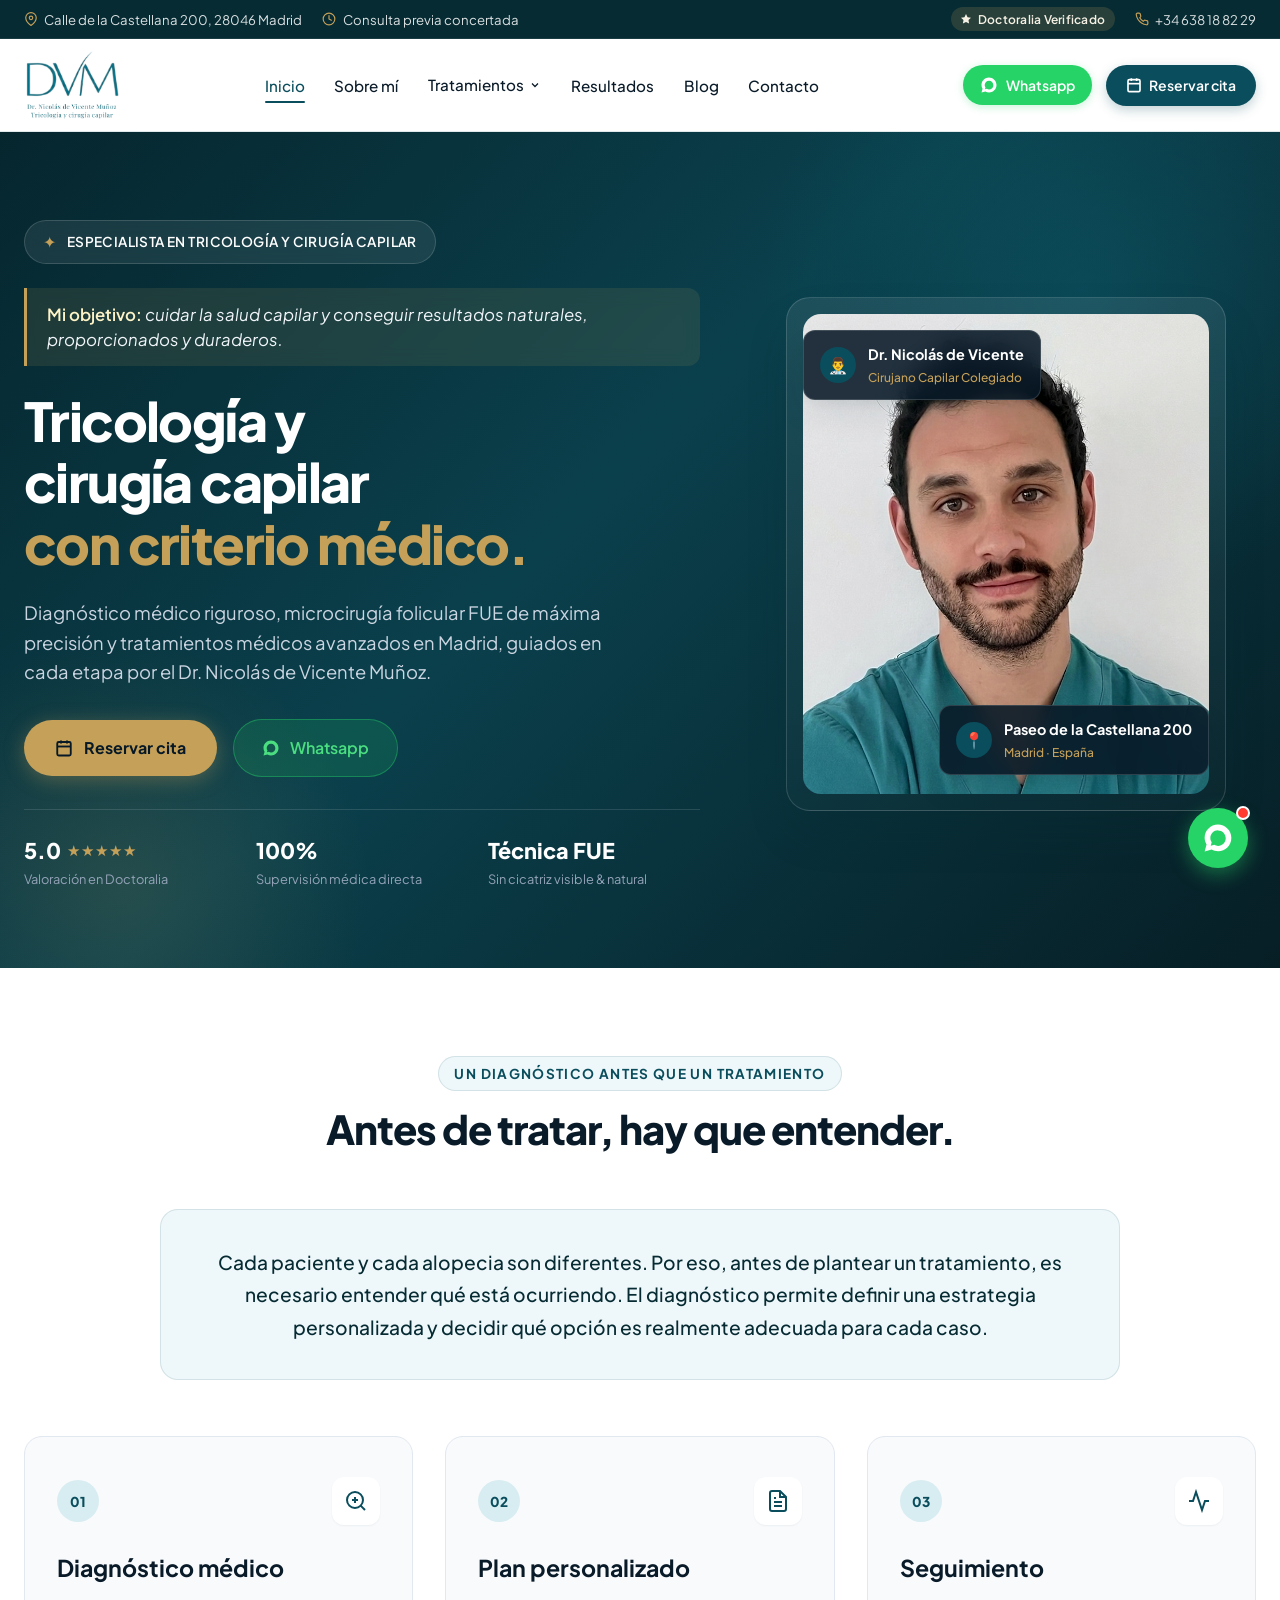
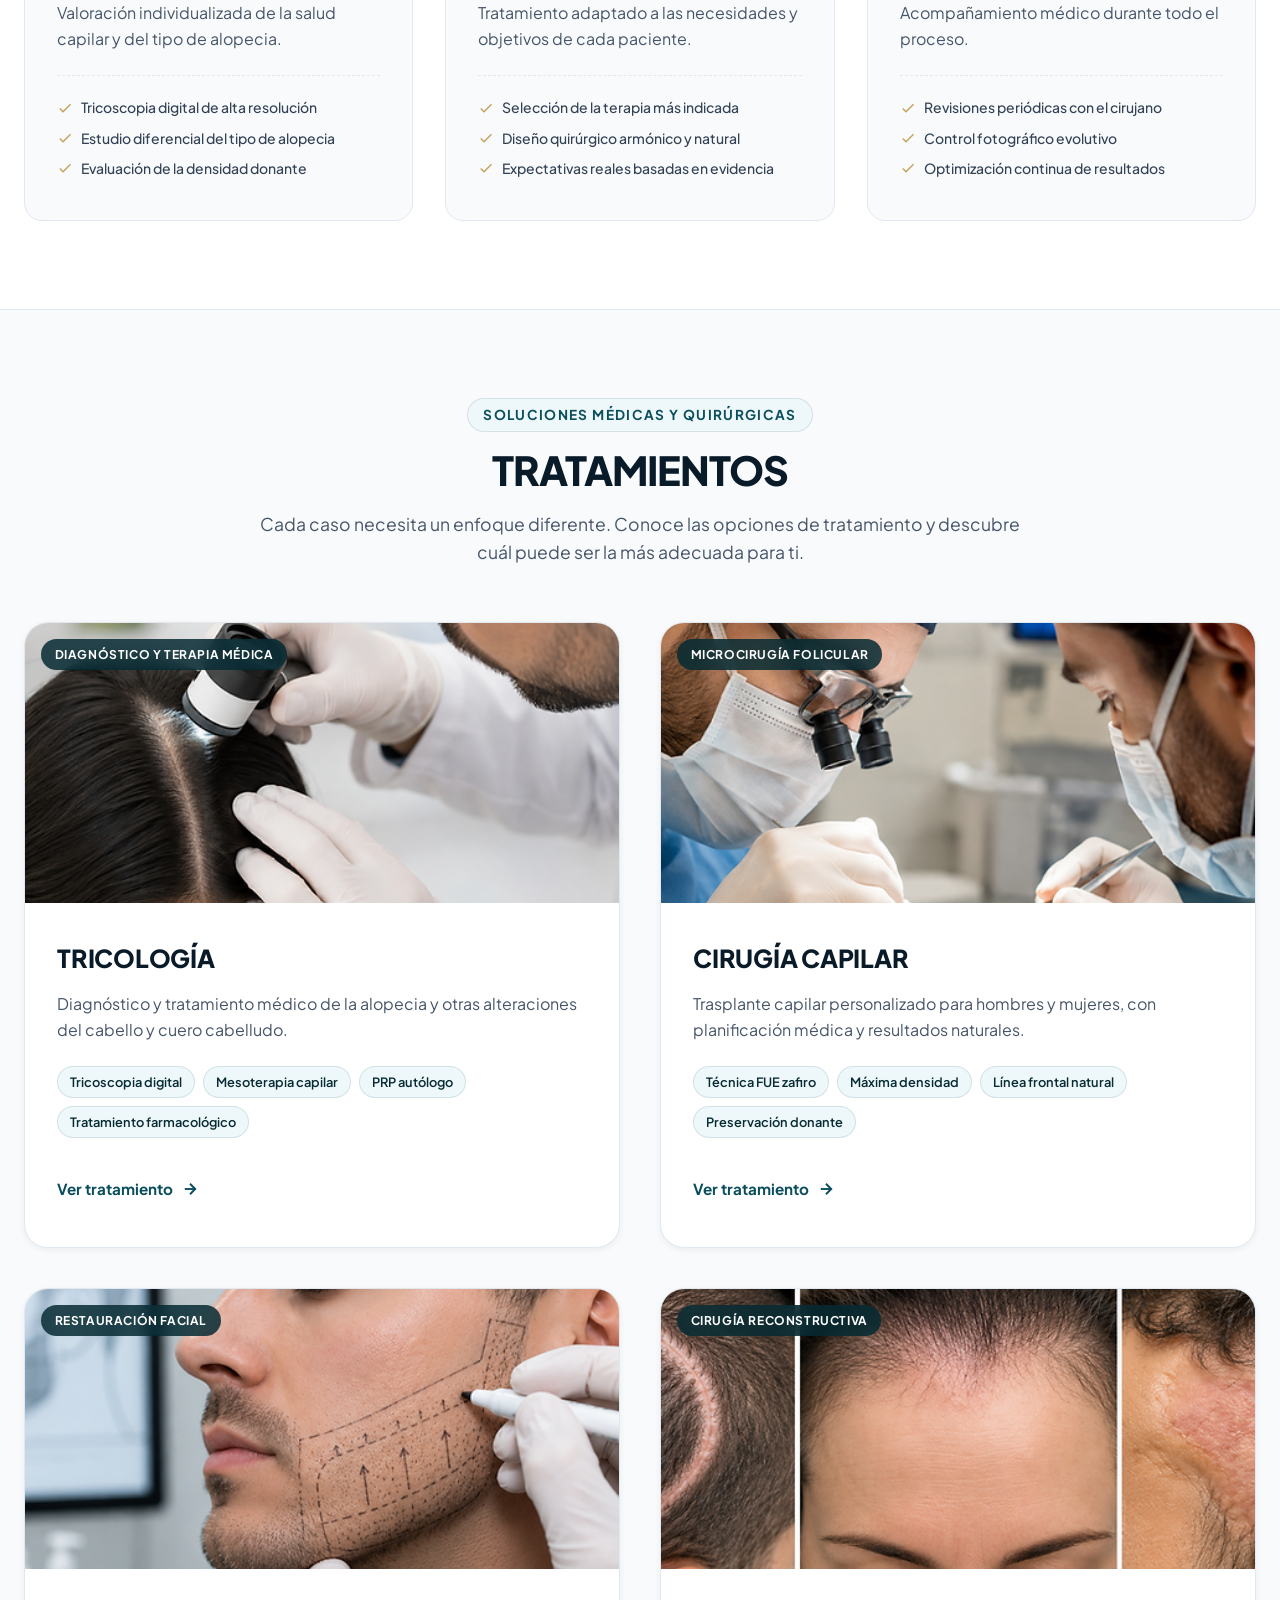
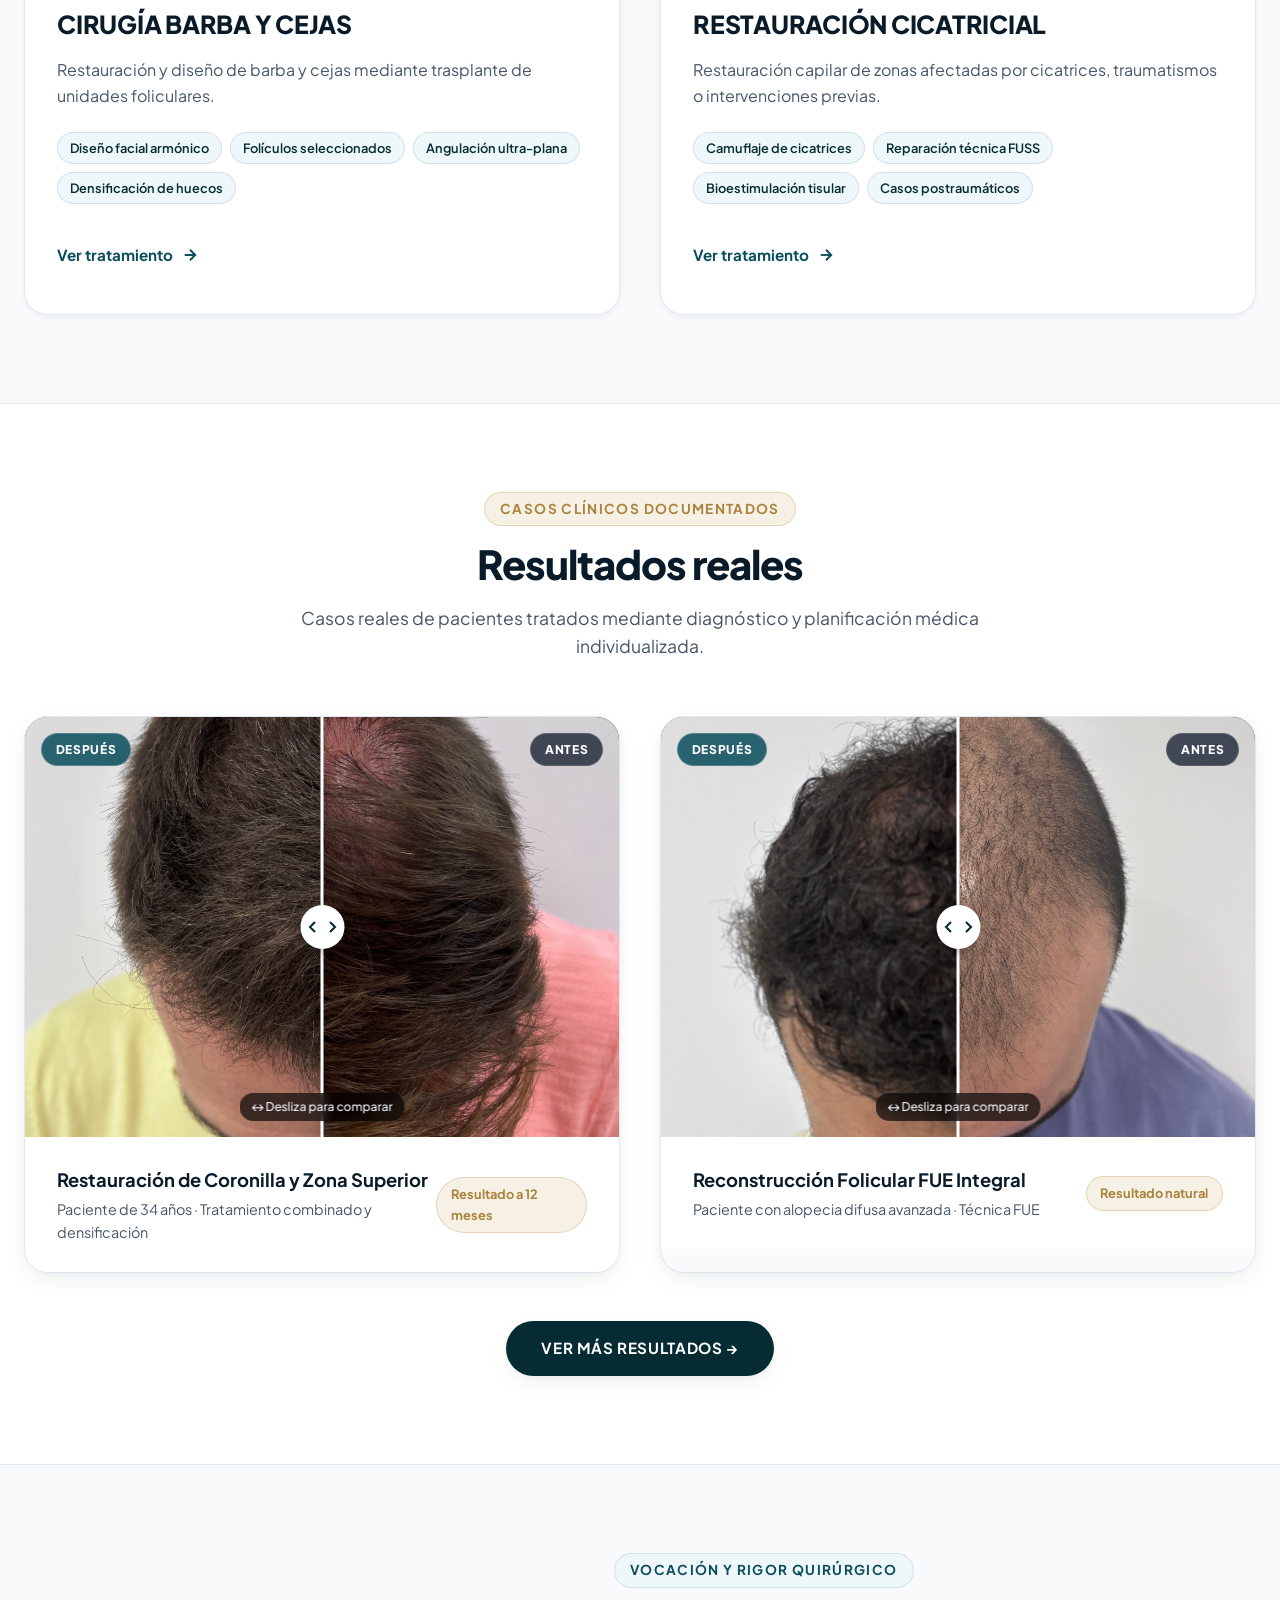
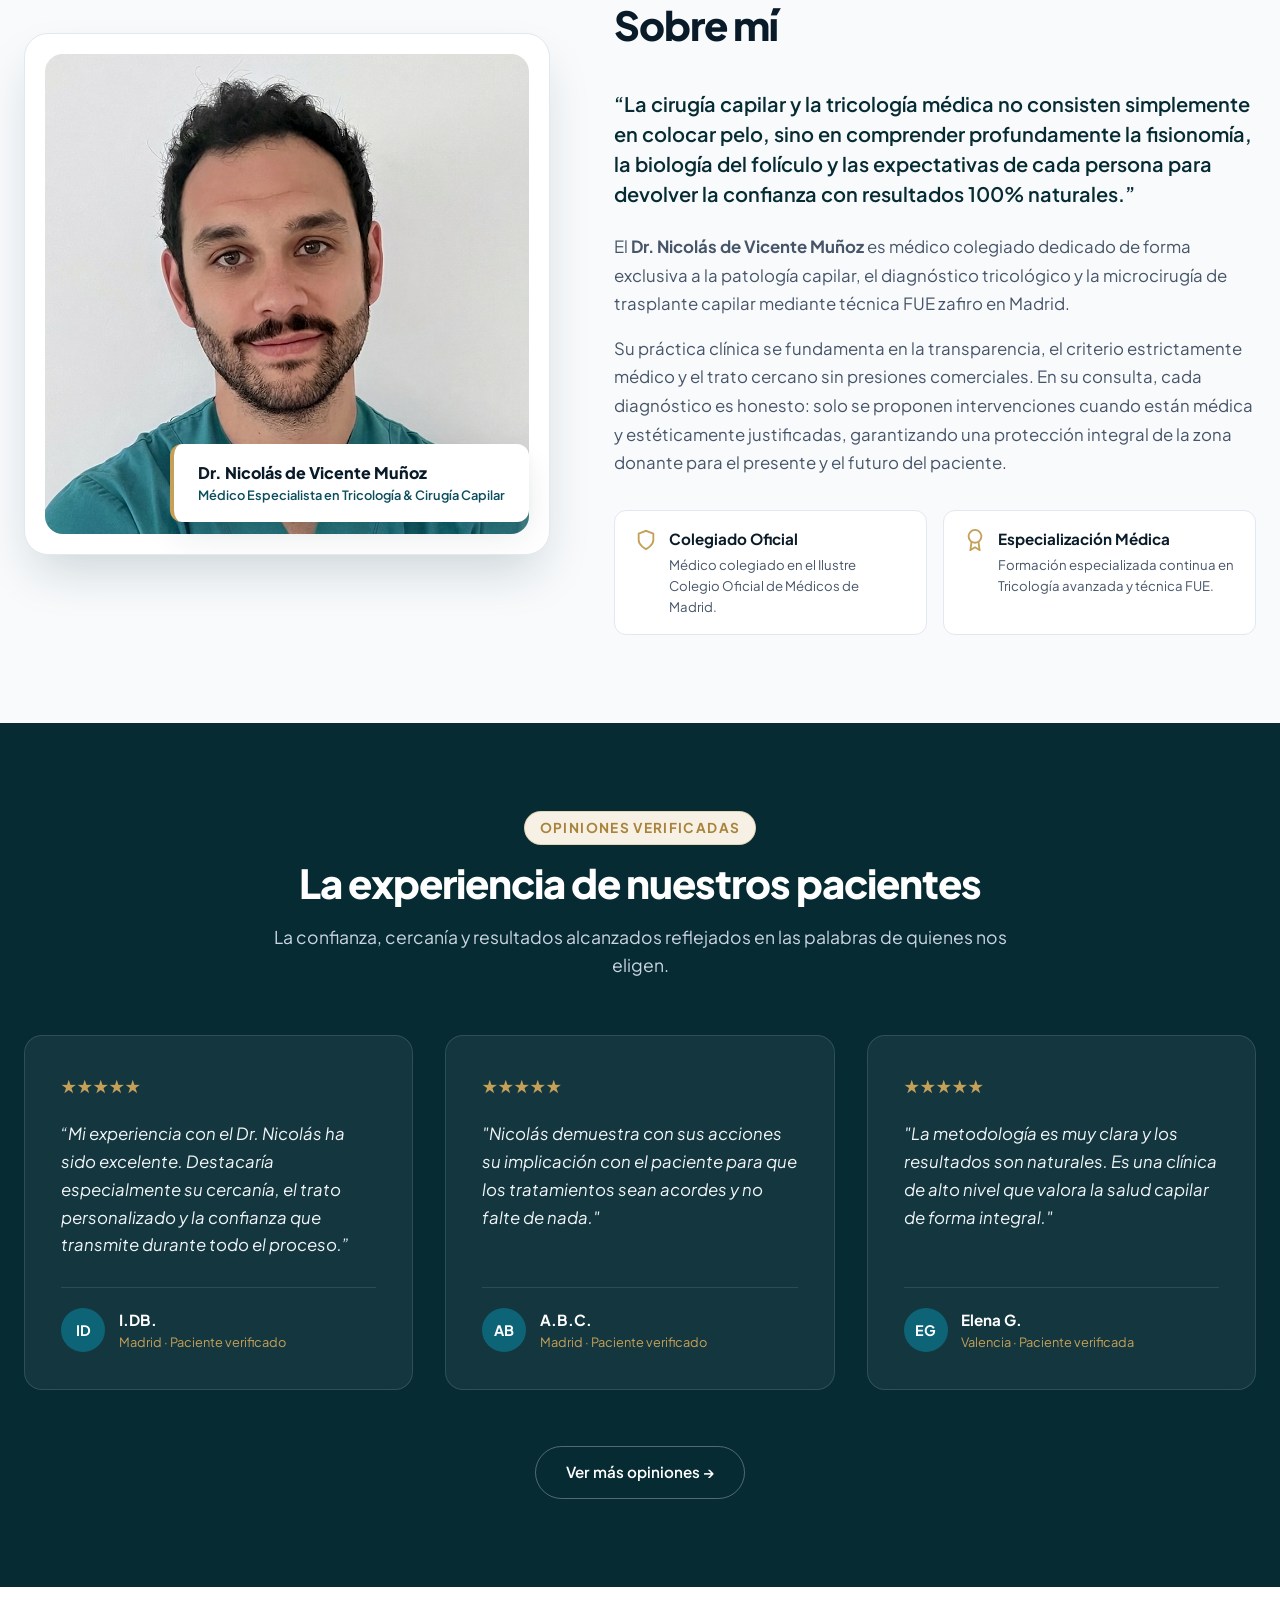
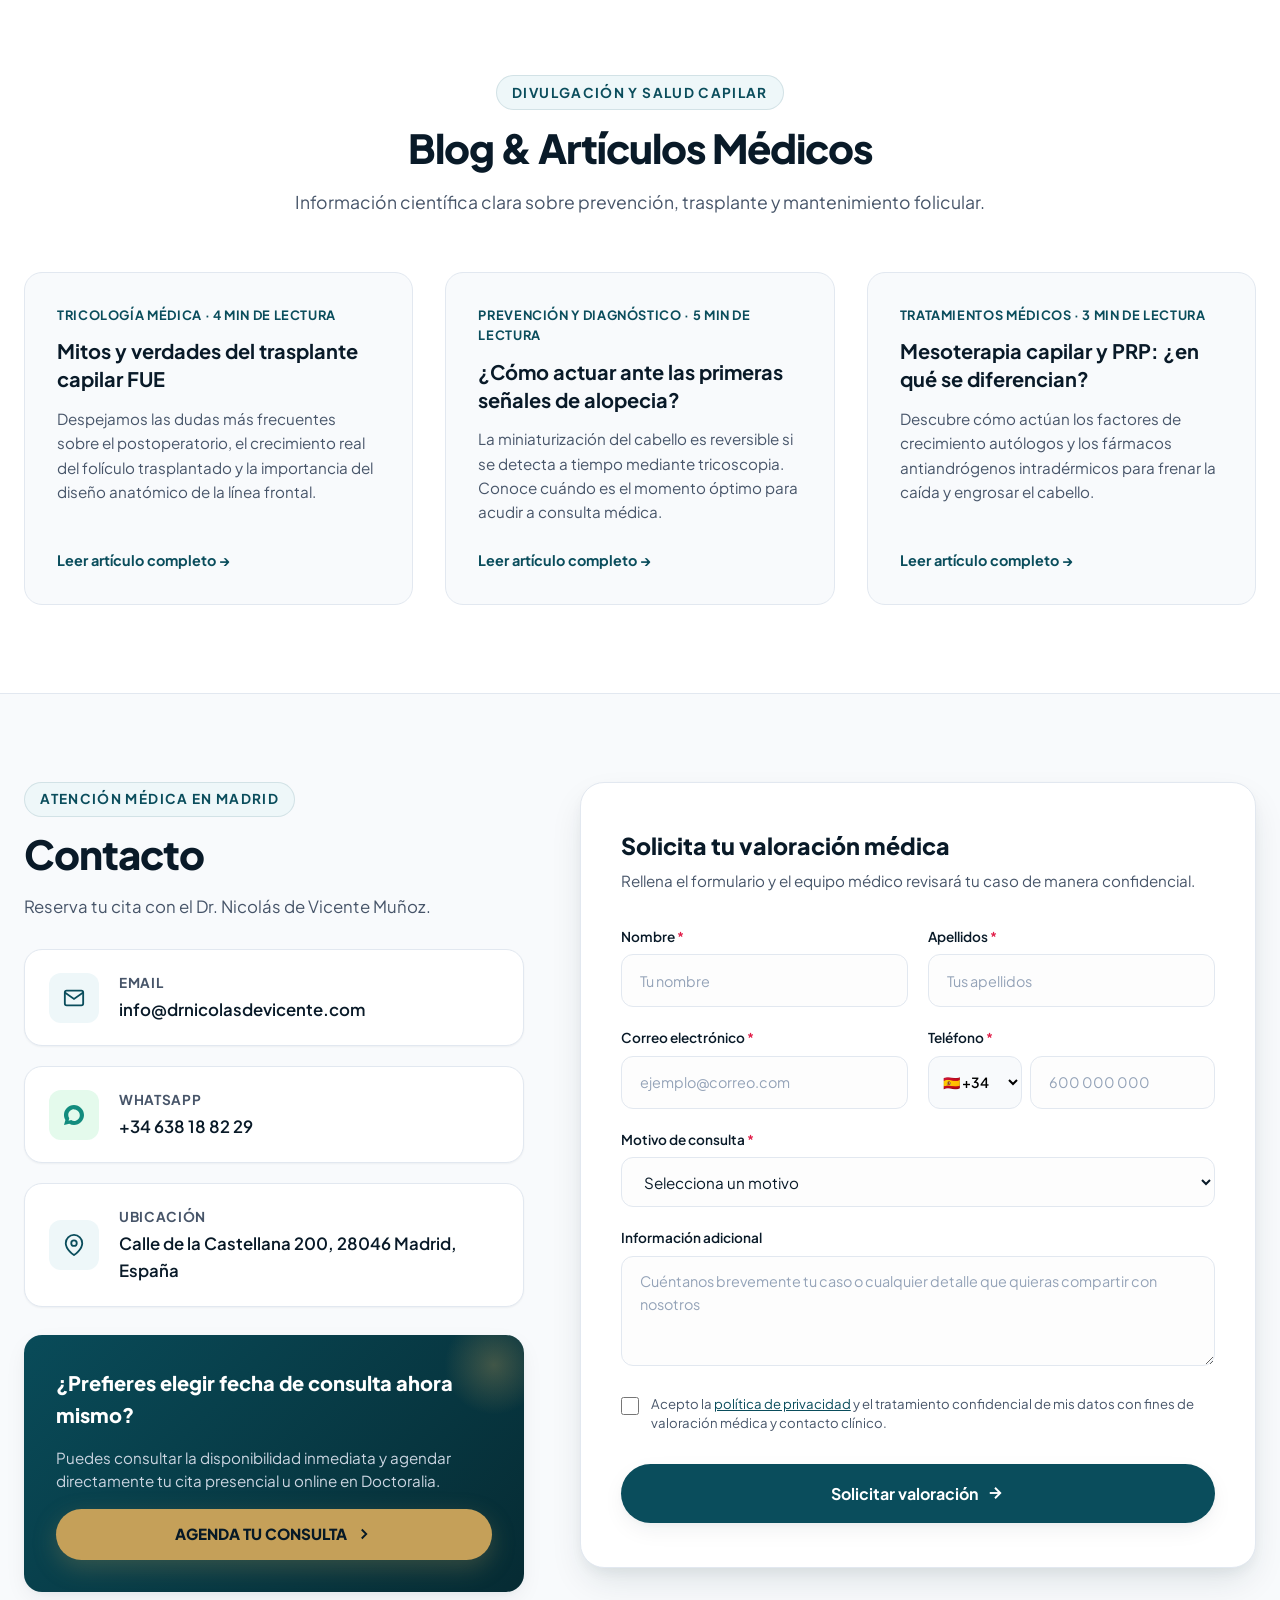
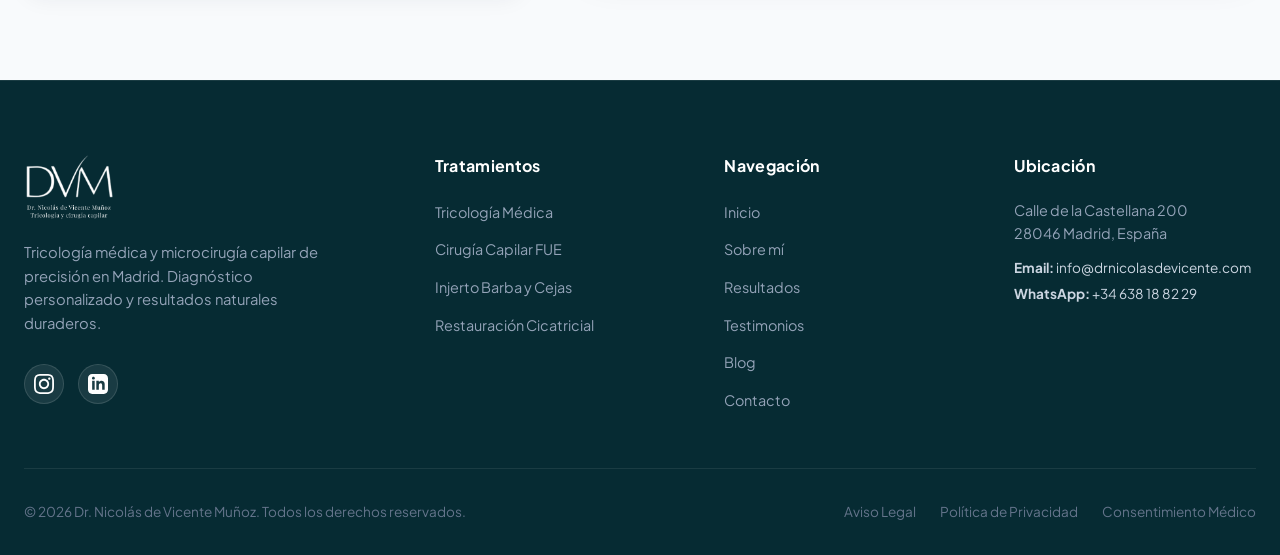
<file: index.html>
<!DOCTYPE html>
<html lang="es">
<head>
  <meta charset="UTF-8">
  <meta name="viewport" content="width=device-width, initial-scale=1.0">
  <title>Dr. Nicolás de Vicente Muñoz | Tricología y Cirugía Capilar en Madrid</title>
  <meta name="description" content="Clínica capilar del Dr. Nicolás de Vicente Muñoz en Paseo de la Castellana, Madrid. Especialista en tricología médica, trasplante capilar FUE, barba, cejas y restauración cicatricial. Diagnóstico riguroso y resultados naturales con criterio médico.">
  <meta name="keywords" content="cirujano capilar madrid, trasplante capilar fue madrid, tricologia madrid, injerto capilar castellana, dr nicolas de vicente, caida pelo tratamiento">
  <meta name="author" content="Dr. Nicolás de Vicente Muñoz">
  <meta name="robots" content="index, follow">
  
  <!-- Open Graph / Social Cards -->
  <meta property="og:type" content="website">
  <meta property="og:title" content="Dr. Nicolás de Vicente Muñoz | Tricología y Cirugía Capilar">
  <meta property="og:description" content="Mi objetivo: cuidar la salud capilar y conseguir resultados naturales, proporcionados y duraderos. Consulta médica en Paseo de la Castellana 200, Madrid.">
  <meta property="og:image" content="assets/images/dr-nicolas-hero.png">
  <meta property="og:url" content="https://info032662.wixsite.com/dr-nicols-de-vicen">

  <!-- Google Fonts -->
  <link rel="preconnect" href="https://fonts.googleapis.com">
  <link rel="preconnect" href="https://fonts.gstatic.com" crossorigin>
  <link href="https://fonts.googleapis.com/css2?family=Plus+Jakarta+Sans:ital,wght@0,300;0,400;0,500;0,600;0,700;0,800;1,400;1,600&family=Playfair+Display:ital,wght@0,600;0,700;1,400&display=swap" rel="stylesheet">

  <!-- Stylesheet -->
  <link rel="stylesheet" href="css/style.css">
  
  <!-- Favicon -->
  <link rel="icon" type="image/png" href="assets/images/logo.png">
</head>
<body>

  <!-- Accessible Skip Link -->
  <a href="#main-content" class="skip-link" id="SKIP_TO_CONTENT_BTN">Ir al contenido principal</a>

  <!-- ==========================================================================
       Top Clinic Status Bar
       ========================================================================== -->
  <div class="top-bar">
    <div class="container">
      <div class="top-bar-left">
        <span class="top-bar-item">
          <svg viewBox="0 0 24 24" fill="none" stroke="currentColor" stroke-width="2" stroke-linecap="round" stroke-linejoin="round">
            <path d="M21 10c0 7-9 13-9 13s-9-6-9-13a9 9 0 0 1 18 0z"></path>
            <circle cx="12" cy="10" r="3"></circle>
          </svg>
          Calle de la Castellana 200, 28046 Madrid
        </span>
        <span class="top-bar-item">
          <svg viewBox="0 0 24 24" fill="none" stroke="currentColor" stroke-width="2" stroke-linecap="round" stroke-linejoin="round">
            <circle cx="12" cy="12" r="10"></circle>
            <polyline points="12 6 12 12 16 14"></polyline>
          </svg>
          Consulta previa concertada
        </span>
      </div>
      <div class="top-bar-right">
        <span class="badge-doctoralia-verified">
          <svg width="12" height="12" viewBox="0 0 24 24" fill="currentColor">
            <path d="M12 2l3.09 6.26L22 9.27l-5 4.87 1.18 6.88L12 17.77l-6.18 3.25L7 14.14 2 9.27l6.91-1.01L12 2z"></path>
          </svg>
          Doctoralia Verificado
        </span>
        <span class="top-bar-item">
          <svg viewBox="0 0 24 24" fill="none" stroke="currentColor" stroke-width="2">
            <path d="M22 16.92v3a2 2 0 0 1-2.18 2 19.79 19.79 0 0 1-8.63-3.07 19.5 19.5 0 0 1-6-6 19.79 19.79 0 0 1-3.07-8.67A2 2 0 0 1 4.11 2h3a2 2 0 0 1 2 1.72 12.84 12.84 0 0 0 .7 2.81 2 2 0 0 1-.45 2.11L8.09 9.91a16 16 0 0 0 6 6l1.27-1.27a2 2 0 0 1 2.11-.45 12.84 12.84 0 0 0 2.81.7A2 2 0 0 1 22 16.92z"></path>
          </svg>
          <a href="tel:+34638188229">+34 638 18 82 29</a>
        </span>
      </div>
    </div>
  </div>

  <!-- ==========================================================================
       Header & Main Navigation
       ========================================================================== -->
  <header class="header-main" id="comp-mb7ogqrp">
    <div class="container">
      <nav class="navbar" aria-label="Sitio">
        <!-- Logo -->
        <a href="#inicio" class="brand-link" aria-label="Dr. Nicolás de Vicente Muñoz - Inicio">
          <img src="assets/images/logo.png" alt="Dr.-Nicolás-de-Vicente-Muñoz-logo" class="brand-logo-img">
        </a>

        <!-- Desktop Navigation Menu -->
        <ul class="nav-menu" id="primary-navigation">
          <li><a href="#inicio" class="nav-link active">Inicio</a></li>
          <li><a href="#sobre-mi" class="nav-link">Sobre mí</a></li>
          <li class="nav-dropdown">
            <a href="#tratamientos" class="nav-link nav-dropdown-trigger" aria-haspopup="true" aria-expanded="false">
              Tratamientos
              <svg viewBox="0 0 24 24" fill="none" stroke="currentColor" stroke-width="2.5">
                <polyline points="6 9 12 15 18 9"></polyline>
              </svg>
            </a>
            <div class="nav-dropdown-menu">
              <a href="#tratamientos" class="dropdown-item" data-treatment="tricologia">
                <span class="dropdown-item-icon">🔬</span>
                <span>Tricología</span>
              </a>
              <a href="#tratamientos" class="dropdown-item" data-treatment="cirugia">
                <span class="dropdown-item-icon">🩺</span>
                <span>Cirugía capilar (FUE)</span>
              </a>
              <a href="#tratamientos" class="dropdown-item" data-treatment="barba">
                <span class="dropdown-item-icon">✂️</span>
                <span>Cirugía barba y cejas</span>
              </a>
              <a href="#tratamientos" class="dropdown-item" data-treatment="cicatricial">
                <span class="dropdown-item-icon">✨</span>
                <span>Restauración cicatricial</span>
              </a>
            </div>
          </li>
          <li><a href="#resultados" class="nav-link">Resultados</a></li>
          <li><a href="#blog" class="nav-link">Blog</a></li>
          <li><a href="#contacto" class="nav-link">Contacto</a></li>
        </ul>

        <!-- Action Buttons -->
        <div class="nav-actions">
          <a href="http://wa.me/message/G43BQO2EIHESF1" target="_blank" rel="noopener noreferrer" class="btn-whatsapp-header" id="comp-mt6x8i4w-header" aria-label="WhatsApp Dr. Nicolás">
            <svg width="18" height="18" viewBox="0 0 24 24" fill="currentColor">
              <path d="M12.031 6.172c-3.181 0-5.767 2.586-5.768 5.766-.001 1.298.38 2.27 1.019 3.287l-.711 2.592 2.654-.697c1 .587 1.785.83 2.805.83 3.18 0 5.767-2.587 5.767-5.766.001-3.181-2.586-5.766-5.767-5.766zm9.969 5.766c0 5.485-4.467 9.953-9.969 9.953-1.687 0-3.32-.429-4.757-1.243l-5.274 1.385 1.41-5.139c-.933-1.498-1.431-3.238-1.431-5.006 0-5.485 4.467-9.953 9.969-9.953 5.462 0 10.052 4.488 10.052 9.953z"/>
            </svg>
            <span>Whatsapp</span>
          </a>
          <a href="https://www.doctoralia.es/nicolas-de-vicente-munoz/especialista-en-tricologia-medico-estetico-medico-general/madrid" target="_blank" rel="noopener noreferrer" class="btn-primary-header" id="comp-mt6x8hvh-header">
            <svg width="16" height="16" viewBox="0 0 24 24" fill="none" stroke="currentColor" stroke-width="2.5">
              <rect x="3" y="4" width="18" height="18" rx="2" ry="2"></rect>
              <line x1="16" y1="2" x2="16" y2="6"></line>
              <line x1="8" y1="2" x2="8" y2="6"></line>
              <line x1="3" y1="10" x2="21" y2="10"></line>
            </svg>
            <span>Reservar cita</span>
          </a>
        </div>

        <!-- Mobile Hamburger Toggle -->
        <button class="mobile-toggle" aria-label="Abrir menú de navegación" aria-expanded="false" aria-controls="primary-navigation">
          <span></span>
          <span></span>
          <span></span>
        </button>
      </nav>
    </div>
  </header>

  <!-- ==========================================================================
       MAIN CONTENT CONTAINER
       ========================================================================== -->
  <main id="main-content">

    <!-- ======================================================================
         Hero Section
         ====================================================================== -->
    <section class="hero-section" id="inicio">
      <div class="container">
        <div class="hero-grid">
          
          <!-- Content Left -->
          <div class="hero-content">
            <div class="hero-tagline-wrapper">
              <span class="hero-tagline-icon">✦</span>
              <span class="hero-tagline-text">Especialista en Tricología y Cirugía Capilar</span>
            </div>

            <!-- Objective & Quote -->
            <div class="hero-mission-box">
              <p><strong>Mi objetivo:</strong> cuidar la salud capilar y conseguir resultados naturales, proporcionados y duraderos.</p>
            </div>

            <!-- Main Heading H1 -->
            <h1 class="hero-title">
              Tricología y <br>
              cirugía capilar <br>
              <span class="highlight-gold">con criterio médico.</span>
            </h1>

            <p class="hero-subtitle">
              Diagnóstico médico riguroso, microcirugía folicular FUE de máxima precisión y tratamientos médicos avanzados en Madrid, guiados en cada etapa por el Dr. Nicolás de Vicente Muñoz.
            </p>

            <!-- Hero Action Buttons -->
            <div class="hero-actions">
              <a href="https://www.doctoralia.es/nicolas-de-vicente-munoz/especialista-en-tricologia-medico-estetico-medico-general/madrid" target="_blank" rel="noopener noreferrer" class="btn-hero-primary" id="comp-mt6x8hvh">
                <svg width="18" height="18" viewBox="0 0 24 24" fill="none" stroke="currentColor" stroke-width="2.5">
                  <rect x="3" y="4" width="18" height="18" rx="2" ry="2"></rect>
                  <line x1="16" y1="2" x2="16" y2="6"></line>
                  <line x1="8" y1="2" x2="8" y2="6"></line>
                  <line x1="3" y1="10" x2="21" y2="10"></line>
                </svg>
                <span>Reservar cita</span>
              </a>

              <a href="http://wa.me/message/G43BQO2EIHESF1" target="_blank" rel="noopener noreferrer" class="btn-hero-whatsapp" id="comp-mt6x8i4w">
                <svg width="18" height="18" viewBox="0 0 24 24" fill="currentColor">
                  <path d="M12.031 6.172c-3.181 0-5.767 2.586-5.768 5.766-.001 1.298.38 2.27 1.019 3.287l-.711 2.592 2.654-.697c1 .587 1.785.83 2.805.83 3.18 0 5.767-2.587 5.767-5.766.001-3.181-2.586-5.766-5.767-5.766zm9.969 5.766c0 5.485-4.467 9.953-9.969 9.953-1.687 0-3.32-.429-4.757-1.243l-5.274 1.385 1.41-5.139c-.933-1.498-1.431-3.238-1.431-5.006 0-5.485 4.467-9.953 9.969-9.953 5.462 0 10.052 4.488 10.052 9.953z"/>
                </svg>
                <span>Whatsapp</span>
              </a>
            </div>

            <!-- Trust Highlights -->
            <div class="hero-trust-bar">
              <div class="trust-item">
                <div class="trust-value">
                  5.0 <span class="stars">★★★★★</span>
                </div>
                <div class="trust-label">Valoración en Doctoralia</div>
              </div>
              <div class="trust-item">
                <div class="trust-value">100%</div>
                <div class="trust-label">Supervisión médica directa</div>
              </div>
              <div class="trust-item">
                <div class="trust-value">Técnica FUE</div>
                <div class="trust-label">Sin cicatriz visible & natural</div>
              </div>
            </div>
          </div>

          <!-- Doctor Image Right -->
          <div class="hero-image-col">
            <div class="hero-image-card">
              <img src="assets/images/dr-nicolas-hero.png" alt="Dr Nicolas De Vicente - Hero.png" class="hero-doctor-img" fetchpriority="high">
              
              <!-- Floating Doctor Identification -->
              <div class="hero-floating-badge badge-top">
                <div class="floating-icon">👨‍⚕️</div>
                <div>
                  <div class="floating-badge-title">Dr. Nicolás de Vicente</div>
                  <div class="floating-badge-desc">Cirujano Capilar Colegiado</div>
                </div>
              </div>

              <!-- Floating Clinic Location -->
              <div class="hero-floating-badge badge-bottom">
                <div class="floating-icon">📍</div>
                <div>
                  <div class="floating-badge-title">Paseo de la Castellana 200</div>
                  <div class="floating-badge-desc">Madrid · España</div>
                </div>
              </div>
            </div>
          </div>

        </div>
      </div>
    </section>

    <!-- ======================================================================
         Philosophy & Methodology Section:
         "Un diagnóstico antes que un tratamiento" / "Antes de tratar, hay que entender."
         ====================================================================== -->
    <section class="philosophy-section" id="metodologia">
      <div class="container">
        
        <div class="section-header">
          <span class="section-pretitle">Un diagnóstico antes que un tratamiento</span>
          <h2 class="section-title">Antes de tratar, hay que entender.</h2>
        </div>

        <div class="philosophy-intro-box">
          <p class="philosophy-intro-text">
            Cada paciente y cada alopecia son diferentes. Por eso, antes de plantear un tratamiento, es necesario entender qué está ocurriendo. El diagnóstico permite definir una estrategia personalizada y decidir qué opción es realmente adecuada para cada caso.
          </p>
        </div>

        <!-- 3 Pillars of Medical Care -->
        <div class="pillars-grid">
          
          <!-- Pillar 1: Diagnóstico médico -->
          <div class="pillar-card">
            <div class="pillar-header">
              <div class="pillar-step-badge">01</div>
              <div class="pillar-icon">
                <svg width="24" height="24" viewBox="0 0 24 24" fill="none" stroke="currentColor" stroke-width="2">
                  <circle cx="11" cy="11" r="8"></circle>
                  <line x1="21" y1="21" x2="16.65" y2="16.65"></line>
                  <line x1="11" y1="8" x2="11" y2="14"></line>
                  <line x1="8" y1="11" x2="14" y2="11"></line>
                </svg>
              </div>
            </div>
            <h3 class="pillar-title">Diagnóstico médico</h3>
            <p class="pillar-desc">
              Valoración individualizada de la salud capilar y del tipo de alopecia.
            </p>
            <div class="pillar-list">
              <div class="pillar-list-item">
                <svg viewBox="0 0 24 24" fill="currentColor"><path d="M9 16.17L4.83 12l-1.42 1.41L9 19 21 7l-1.41-1.41z"/></svg>
                <span>Tricoscopia digital de alta resolución</span>
              </div>
              <div class="pillar-list-item">
                <svg viewBox="0 0 24 24" fill="currentColor"><path d="M9 16.17L4.83 12l-1.42 1.41L9 19 21 7l-1.41-1.41z"/></svg>
                <span>Estudio diferencial del tipo de alopecia</span>
              </div>
              <div class="pillar-list-item">
                <svg viewBox="0 0 24 24" fill="currentColor"><path d="M9 16.17L4.83 12l-1.42 1.41L9 19 21 7l-1.41-1.41z"/></svg>
                <span>Evaluación de la densidad donante</span>
              </div>
            </div>
          </div>

          <!-- Pillar 2: Plan personalizado -->
          <div class="pillar-card">
            <div class="pillar-header">
              <div class="pillar-step-badge">02</div>
              <div class="pillar-icon">
                <svg width="24" height="24" viewBox="0 0 24 24" fill="none" stroke="currentColor" stroke-width="2">
                  <path d="M14 2H6a2 2 0 0 0-2 2v16a2 2 0 0 0 2 2h12a2 2 0 0 0 2-2V8z"></path>
                  <polyline points="14 2 14 8 20 8"></polyline>
                  <line x1="16" y1="13" x2="8" y2="13"></line>
                  <line x1="16" y1="17" x2="8" y2="17"></line>
                  <polyline points="10 9 9 9 8 9"></polyline>
                </svg>
              </div>
            </div>
            <h3 class="pillar-title">Plan personalizado</h3>
            <p class="pillar-desc">
              Tratamiento adaptado a las necesidades y objetivos de cada paciente.
            </p>
            <div class="pillar-list">
              <div class="pillar-list-item">
                <svg viewBox="0 0 24 24" fill="currentColor"><path d="M9 16.17L4.83 12l-1.42 1.41L9 19 21 7l-1.41-1.41z"/></svg>
                <span>Selección de la terapia más indicada</span>
              </div>
              <div class="pillar-list-item">
                <svg viewBox="0 0 24 24" fill="currentColor"><path d="M9 16.17L4.83 12l-1.42 1.41L9 19 21 7l-1.41-1.41z"/></svg>
                <span>Diseño quirúrgico armónico y natural</span>
              </div>
              <div class="pillar-list-item">
                <svg viewBox="0 0 24 24" fill="currentColor"><path d="M9 16.17L4.83 12l-1.42 1.41L9 19 21 7l-1.41-1.41z"/></svg>
                <span>Expectativas reales basadas en evidencia</span>
              </div>
            </div>
          </div>

          <!-- Pillar 3: Seguimiento -->
          <div class="pillar-card">
            <div class="pillar-header">
              <div class="pillar-step-badge">03</div>
              <div class="pillar-icon">
                <svg width="24" height="24" viewBox="0 0 24 24" fill="none" stroke="currentColor" stroke-width="2">
                  <path d="M22 12h-4l-3 9L9 3l-3 9H2"></path>
                </svg>
              </div>
            </div>
            <h3 class="pillar-title">Seguimiento</h3>
            <p class="pillar-desc">
              Acompañamiento médico durante todo el proceso.
            </p>
            <div class="pillar-list">
              <div class="pillar-list-item">
                <svg viewBox="0 0 24 24" fill="currentColor"><path d="M9 16.17L4.83 12l-1.42 1.41L9 19 21 7l-1.41-1.41z"/></svg>
                <span>Revisiones periódicas con el cirujano</span>
              </div>
              <div class="pillar-list-item">
                <svg viewBox="0 0 24 24" fill="currentColor"><path d="M9 16.17L4.83 12l-1.42 1.41L9 19 21 7l-1.41-1.41z"/></svg>
                <span>Control fotográfico evolutivo</span>
              </div>
              <div class="pillar-list-item">
                <svg viewBox="0 0 24 24" fill="currentColor"><path d="M9 16.17L4.83 12l-1.42 1.41L9 19 21 7l-1.41-1.41z"/></svg>
                <span>Optimización continua de resultados</span>
              </div>
            </div>
          </div>

        </div>

      </div>
    </section>

    <!-- ======================================================================
         Treatments Section ("TRATAMIENTOS")
         ====================================================================== -->
    <section class="treatments-section" id="tratamientos">
      <div class="container">
        
        <div class="section-header">
          <span class="section-pretitle">Soluciones Médicas y Quirúrgicas</span>
          <h2 class="section-title">TRATAMIENTOS</h2>
          <p class="section-subtitle">
            Cada caso necesita un enfoque diferente. Conoce las opciones de tratamiento y descubre cuál puede ser la más adecuada para ti.
          </p>
        </div>

        <div class="treatments-grid">
          
          <!-- Treatment 1: Tricología -->
          <article class="treatment-card">
            <div class="treatment-img-wrapper">
              <img src="assets/images/treatment-tricologia.png" alt="ChatGPT Image 24 ago 2026, 14_14_17.png" class="treatment-img" loading="lazy">
              <span class="treatment-badge-tag">Diagnóstico y Terapia Médica</span>
            </div>
            <div class="treatment-body">
              <h3 class="treatment-title">TRICOLOGÍA</h3>
              <p class="treatment-desc">
                Diagnóstico y tratamiento médico de la alopecia y otras alteraciones del cabello y cuero cabelludo.
              </p>
              <div class="treatment-features-chips">
                <span class="feature-chip">Tricoscopia digital</span>
                <span class="feature-chip">Mesoterapia capilar</span>
                <span class="feature-chip">PRP autólogo</span>
                <span class="feature-chip">Tratamiento farmacológico</span>
              </div>
              <button type="button" class="treatment-btn-cta" data-treatment="tricologia" id="comp-mt76s56k5">
                <span>Ver tratamiento</span>
                <svg viewBox="0 0 24 24" fill="none" stroke="currentColor" stroke-width="2.5">
                  <line x1="5" y1="12" x2="19" y2="12"></line>
                  <polyline points="12 5 19 12 12 19"></polyline>
                </svg>
              </button>
            </div>
          </article>

          <!-- Treatment 2: Cirugía Capilar -->
          <article class="treatment-card">
            <div class="treatment-img-wrapper">
              <img src="assets/images/treatment-cirugia-capilar.png" alt="ChatGPT Image 24 ago 2026, 14_25_46.png" class="treatment-img" loading="lazy">
              <span class="treatment-badge-tag">Microcirugía Folicular</span>
            </div>
            <div class="treatment-body">
              <h3 class="treatment-title">CIRUGÍA CAPILAR</h3>
              <p class="treatment-desc">
                Trasplante capilar personalizado para hombres y mujeres, con planificación médica y resultados naturales.
              </p>
              <div class="treatment-features-chips">
                <span class="feature-chip">Técnica FUE zafiro</span>
                <span class="feature-chip">Máxima densidad</span>
                <span class="feature-chip">Línea frontal natural</span>
                <span class="feature-chip">Preservación donante</span>
              </div>
              <button type="button" class="treatment-btn-cta" data-treatment="cirugia" id="comp-mt76s5845">
                <span>Ver tratamiento</span>
                <svg viewBox="0 0 24 24" fill="none" stroke="currentColor" stroke-width="2.5">
                  <line x1="5" y1="12" x2="19" y2="12"></line>
                  <polyline points="12 5 19 12 12 19"></polyline>
                </svg>
              </button>
            </div>
          </article>

          <!-- Treatment 3: Cirugía Barba y Cejas -->
          <article class="treatment-card">
            <div class="treatment-img-wrapper">
              <img src="assets/images/treatment-barba-cejas.png" alt="ChatGPT Image 24 ago 2026, 14_23_46.png" class="treatment-img" loading="lazy">
              <span class="treatment-badge-tag">Restauración Facial</span>
            </div>
            <div class="treatment-body">
              <h3 class="treatment-title">CIRUGÍA BARBA Y CEJAS</h3>
              <p class="treatment-desc">
                Restauración y diseño de barba y cejas mediante trasplante de unidades foliculares.
              </p>
              <div class="treatment-features-chips">
                <span class="feature-chip">Diseño facial armónico</span>
                <span class="feature-chip">Folículos seleccionados</span>
                <span class="feature-chip">Angulación ultra-plana</span>
                <span class="feature-chip">Densificación de huecos</span>
              </div>
              <button type="button" class="treatment-btn-cta" data-treatment="barba" id="comp-mt76s58w5">
                <span>Ver tratamiento</span>
                <svg viewBox="0 0 24 24" fill="none" stroke="currentColor" stroke-width="2.5">
                  <line x1="5" y1="12" x2="19" y2="12"></line>
                  <polyline points="12 5 19 12 12 19"></polyline>
                </svg>
              </button>
            </div>
          </article>

          <!-- Treatment 4: Restauración Cicatricial -->
          <article class="treatment-card">
            <div class="treatment-img-wrapper">
              <img src="assets/images/treatment-restauracion-cicatricial.png" alt="ChatGPT Image 24 ago 2026, 14_33_56.png" class="treatment-img" loading="lazy">
              <span class="treatment-badge-tag">Cirugía Reconstructiva</span>
            </div>
            <div class="treatment-body">
              <h3 class="treatment-title">RESTAURACIÓN CICATRICIAL</h3>
              <p class="treatment-desc">
                Restauración capilar de zonas afectadas por cicatrices, traumatismos o intervenciones previas.
              </p>
              <div class="treatment-features-chips">
                <span class="feature-chip">Camuflaje de cicatrices</span>
                <span class="feature-chip">Reparación técnica FUSS</span>
                <span class="feature-chip">Bioestimulación tisular</span>
                <span class="feature-chip">Casos postraumáticos</span>
              </div>
              <button type="button" class="treatment-btn-cta" data-treatment="cicatricial" id="comp-mt76s59v3">
                <span>Ver tratamiento</span>
                <svg viewBox="0 0 24 24" fill="none" stroke="currentColor" stroke-width="2.5">
                  <line x1="5" y1="12" x2="19" y2="12"></line>
                  <polyline points="12 5 19 12 12 19"></polyline>
                </svg>
              </button>
            </div>
          </article>

        </div>

      </div>
    </section>

    <!-- ======================================================================
         Before & After Results Section ("Resultados reales")
         ====================================================================== -->
    <section class="results-section" id="resultados">
      <div class="container">
        
        <div class="section-header">
          <span class="section-pretitle pretitle-gold">Casos Clínicos Documentados</span>
          <h2 class="section-title">Resultados reales</h2>
          <p class="section-subtitle">
            Casos reales de pacientes tratados mediante diagnóstico y planificación médica individualizada.
          </p>
        </div>

        <div class="results-grid">
          
          <!-- Case 1 Interactive Slider -->
          <div class="result-card">
            <div class="before-after-slider-container" id="sliderCase1" aria-label="Comparativa antes y después caso 1">
              <!-- Before image (base) -->
              <img src="assets/images/case1-before.png" alt="before" class="slider-img slider-img-before">
              
              <!-- After image (overlay) -->
              <div class="slider-img-after-wrapper">
                <img src="assets/images/case1-after.png" alt="after" class="slider-img slider-img-after">
              </div>

              <!-- Handle -->
              <div class="slider-handle">
                <div class="slider-handle-button">
                  <svg width="20" height="20" viewBox="0 0 24 24" fill="none" stroke="currentColor" stroke-width="2.5">
                    <polyline points="15 18 9 12 15 6"></polyline>
                  </svg>
                  <svg width="20" height="20" viewBox="0 0 24 24" fill="none" stroke="currentColor" stroke-width="2.5">
                    <polyline points="9 18 15 12 9 6"></polyline>
                  </svg>
                </div>
              </div>

              <!-- Labels -->
              <span class="slider-label slider-label-after">DESPUÉS</span>
              <span class="slider-label slider-label-before">ANTES</span>
              <span class="slider-instruction">↔ Desliza para comparar</span>
            </div>

            <div class="result-card-info">
              <div class="result-info-text">
                <h4>Restauración de Coronilla y Zona Superior</h4>
                <p>Paciente de 34 años · Tratamiento combinado y densificación</p>
              </div>
              <div class="result-stat-pill">Resultado a 12 meses</div>
            </div>
          </div>

          <!-- Case 2 Interactive Slider -->
          <div class="result-card">
            <div class="before-after-slider-container" id="sliderCase2" aria-label="Comparativa antes y después caso 2">
              <!-- Before image (base) -->
              <img src="assets/images/case2-before.jpg" alt="before" class="slider-img slider-img-before">
              
              <!-- After image (overlay) -->
              <div class="slider-img-after-wrapper">
                <img src="assets/images/case2-after.jpg" alt="after" class="slider-img slider-img-after">
              </div>

              <!-- Handle -->
              <div class="slider-handle">
                <div class="slider-handle-button">
                  <svg width="20" height="20" viewBox="0 0 24 24" fill="none" stroke="currentColor" stroke-width="2.5">
                    <polyline points="15 18 9 12 15 6"></polyline>
                  </svg>
                  <svg width="20" height="20" viewBox="0 0 24 24" fill="none" stroke="currentColor" stroke-width="2.5">
                    <polyline points="9 18 15 12 9 6"></polyline>
                  </svg>
                </div>
              </div>

              <!-- Labels -->
              <span class="slider-label slider-label-after">DESPUÉS</span>
              <span class="slider-label slider-label-before">ANTES</span>
              <span class="slider-instruction">↔ Desliza para comparar</span>
            </div>

            <div class="result-card-info">
              <div class="result-info-text">
                <h4>Reconstrucción Folicular FUE Integral</h4>
                <p>Paciente con alopecia difusa avanzada · Técnica FUE</p>
              </div>
              <div class="result-stat-pill">Resultado natural</div>
            </div>
          </div>

        </div>

        <div class="results-cta-wrapper">
          <a href="#contacto" class="btn-view-results" id="comp-mt7cvkkw">
            <span>VER MÁS RESULTADOS →</span>
          </a>
        </div>

      </div>
    </section>

    <!-- ======================================================================
         About the Doctor ("Sobre mí" - Dr. Nicolás de Vicente Muñoz)
         ====================================================================== -->
    <section class="about-section" id="sobre-mi">
      <div class="container">
        <div class="about-grid">
          
          <div class="about-image-card">
            <img src="assets/images/dr-nicolas-hero.png" alt="Dr. Nicolás de Vicente Muñoz" class="about-image-main" loading="lazy">
            <div class="about-doctor-badge">
              <div class="name">Dr. Nicolás de Vicente Muñoz</div>
              <div class="role">Médico Especialista en Tricología & Cirugía Capilar</div>
            </div>
          </div>

          <div class="about-content">
            <div>
              <span class="section-pretitle">Vocación y Rigor Quirúrgico</span>
              <h2 class="section-title">Sobre mí</h2>
            </div>

            <p class="about-lead">
              “La cirugía capilar y la tricología médica no consisten simplemente en colocar pelo, sino en comprender profundamente la fisionomía, la biología del folículo y las expectativas de cada persona para devolver la confianza con resultados 100% naturales.”
            </p>

            <div class="about-paragraphs">
              <p>
                El <strong>Dr. Nicolás de Vicente Muñoz</strong> es médico colegiado dedicado de forma exclusiva a la patología capilar, el diagnóstico tricológico y la microcirugía de trasplante capilar mediante técnica FUE zafiro en Madrid.
              </p>
              <p>
                Su práctica clínica se fundamenta en la transparencia, el criterio estrictamente médico y el trato cercano sin presiones comerciales. En su consulta, cada diagnóstico es honesto: solo se proponen intervenciones cuando están médica y estéticamente justificadas, garantizando una protección integral de la zona donante para el presente y el futuro del paciente.
              </p>
            </div>

            <div class="about-credentials-grid">
              <div class="credential-box">
                <svg viewBox="0 0 24 24" fill="none" stroke="currentColor" stroke-width="2">
                  <path d="M12 22s8-4 8-10V5l-8-3-8 3v7c0 6 8 10 8 10z"></path>
                </svg>
                <div class="credential-text">
                  <h5>Colegiado Oficial</h5>
                  <p>Médico colegiado en el Ilustre Colegio Oficial de Médicos de Madrid.</p>
                </div>
              </div>

              <div class="credential-box">
                <svg viewBox="0 0 24 24" fill="none" stroke="currentColor" stroke-width="2">
                  <circle cx="12" cy="8" r="7"></circle>
                  <polyline points="8.21 13.89 7 23 12 20 17 23 15.79 13.88"></polyline>
                </svg>
                <div class="credential-text">
                  <h5>Especialización Médica</h5>
                  <p>Formación especializada continua en Tricología avanzada y técnica FUE.</p>
                </div>
              </div>
            </div>

          </div>

        </div>
      </div>
    </section>

    <!-- ======================================================================
         Patient Testimonials ("La experiencia de nuestros pacientes")
         ====================================================================== -->
    <section class="testimonials-section" id="testimonios">
      <div class="container">
        
        <div class="section-header">
          <span class="section-pretitle pretitle-gold">Opiniones Verificadas</span>
          <h2 class="section-title">La experiencia de nuestros pacientes</h2>
          <p class="section-subtitle">
            La confianza, cercanía y resultados alcanzados reflejados en las palabras de quienes nos eligen.
          </p>
        </div>

        <div class="testimonials-grid">
          
          <!-- Testimonial 1 -->
          <div class="testimonial-card">
            <div class="testimonial-stars">★★★★★</div>
            <p class="testimonial-quote">
              “Mi experiencia con el Dr. Nicolás ha sido excelente. Destacaría especialmente su cercanía, el trato personalizado y la confianza que transmite durante todo el proceso.”
            </p>
            <div class="testimonial-author">
              <div class="author-avatar">ID</div>
              <div class="author-info">
                <h4>I.DB.</h4>
                <p>Madrid · Paciente verificado</p>
              </div>
            </div>
          </div>

          <!-- Testimonial 2 -->
          <div class="testimonial-card">
            <div class="testimonial-stars">★★★★★</div>
            <p class="testimonial-quote">
              "Nicolás demuestra con sus acciones su implicación con el paciente para que los tratamientos sean acordes y no falte de nada."
            </p>
            <div class="testimonial-author">
              <div class="author-avatar">AB</div>
              <div class="author-info">
                <h4>A.B.C.</h4>
                <p>Madrid · Paciente verificado</p>
              </div>
            </div>
          </div>

          <!-- Testimonial 3 -->
          <div class="testimonial-card">
            <div class="testimonial-stars">★★★★★</div>
            <p class="testimonial-quote">
              "La metodología es muy clara y los resultados son naturales. Es una clínica de alto nivel que valora la salud capilar de forma integral."
            </p>
            <div class="testimonial-author">
              <div class="author-avatar">EG</div>
              <div class="author-info">
                <h4>Elena G.</h4>
                <p>Valencia · Paciente verificada</p>
              </div>
            </div>
          </div>

        </div>

        <div class="testimonials-footer">
          <a href="https://www.doctoralia.es/nicolas-de-vicente-munoz/especialista-en-tricologia-medico-estetico-medico-general/madrid" target="_blank" rel="noopener noreferrer" class="btn-more-reviews" id="comp-mt7cz6wo">
            <span>Ver más opiniones →</span>
          </a>
        </div>

      </div>
    </section>

    <!-- ======================================================================
         Medical Blog & Knowledge Section ("Blog")
         ====================================================================== -->
    <section class="blog-section" id="blog">
      <div class="container">
        
        <div class="section-header">
          <span class="section-pretitle">Divulgación y Salud Capilar</span>
          <h2 class="section-title">Blog & Artículos Médicos</h2>
          <p class="section-subtitle">
            Información científica clara sobre prevención, trasplante y mantenimiento folicular.
          </p>
        </div>

        <div class="blog-grid">
          
          <article class="blog-card">
            <div class="blog-card-body">
              <div class="blog-meta">Tricología Médica · 4 min de lectura</div>
              <h3 class="blog-title">Mitos y verdades del trasplante capilar FUE</h3>
              <p class="blog-excerpt">
                Despejamos las dudas más frecuentes sobre el postoperatorio, el crecimiento real del folículo trasplantado y la importancia del diseño anatómico de la línea frontal.
              </p>
              <a href="#contacto" class="blog-link">Leer artículo completo →</a>
            </div>
          </article>

          <article class="blog-card">
            <div class="blog-card-body">
              <div class="blog-meta">Prevención y Diagnóstico · 5 min de lectura</div>
              <h3 class="blog-title">¿Cómo actuar ante las primeras señales de alopecia?</h3>
              <p class="blog-excerpt">
                La miniaturización del cabello es reversible si se detecta a tiempo mediante tricoscopia. Conoce cuándo es el momento óptimo para acudir a consulta médica.
              </p>
              <a href="#contacto" class="blog-link">Leer artículo completo →</a>
            </div>
          </article>

          <article class="blog-card">
            <div class="blog-card-body">
              <div class="blog-meta">Tratamientos Médicos · 3 min de lectura</div>
              <h3 class="blog-title">Mesoterapia capilar y PRP: ¿en qué se diferencian?</h3>
              <p class="blog-excerpt">
                Descubre cómo actúan los factores de crecimiento autólogos y los fármacos antiandrógenos intradérmicos para frenar la caída y engrosar el cabello.
              </p>
              <a href="#contacto" class="blog-link">Leer artículo completo →</a>
            </div>
          </article>

        </div>

      </div>
    </section>

    <!-- ======================================================================
         Contact & Clinical Valuation Section ("Contacto")
         ====================================================================== -->
    <section class="contact-section" id="contacto">
      <div class="container">
        
        <div class="contact-grid">
          
          <!-- Contact Information & Details -->
          <div class="contact-info-panel">
            <div class="contact-info-header">
              <span class="section-pretitle">Atención Médica en Madrid</span>
              <h2 class="section-title">Contacto</h2>
              <p>Reserva tu cita con el Dr. Nicolás de Vicente Muñoz.</p>
            </div>

            <div class="contact-methods-list">
              
              <!-- Email Card -->
              <div class="contact-method-card">
                <div class="contact-icon-box">
                  <svg width="22" height="22" viewBox="0 0 24 24" fill="none" stroke="currentColor" stroke-width="2">
                    <path d="M4 4h16c1.1 0 2 .9 2 2v12c0 1.1-.9 2-2 2H4c-1.1 0-2-.9-2-2V6c0-1.1.9-2 2-2z"></path>
                    <polyline points="22,6 12,13 2,6"></polyline>
                  </svg>
                </div>
                <div class="contact-card-text">
                  <h5>Email</h5>
                  <p><a href="mailto:info@drnicolasdevicente.com">info@drnicolasdevicente.com</a></p>
                </div>
              </div>

              <!-- WhatsApp Card -->
              <div class="contact-method-card">
                <div class="contact-icon-box whatsapp-icon-bg">
                  <svg width="24" height="24" viewBox="0 0 24 24" fill="currentColor">
                    <path d="M12.031 6.172c-3.181 0-5.767 2.586-5.768 5.766-.001 1.298.38 2.27 1.019 3.287l-.711 2.592 2.654-.697c1 .587 1.785.83 2.805.83 3.18 0 5.767-2.587 5.767-5.766.001-3.181-2.586-5.766-5.767-5.766zm9.969 5.766c0 5.485-4.467 9.953-9.969 9.953-1.687 0-3.32-.429-4.757-1.243l-5.274 1.385 1.41-5.139c-.933-1.498-1.431-3.238-1.431-5.006 0-5.485 4.467-9.953 9.969-9.953 5.462 0 10.052 4.488 10.052 9.953z"/>
                  </svg>
                </div>
                <div class="contact-card-text">
                  <h5>WhatsApp</h5>
                  <p><a href="http://wa.me/message/G43BQO2EIHESF1" target="_blank" rel="noopener noreferrer">+34 638 18 82 29</a></p>
                </div>
              </div>

              <!-- Location Card -->
              <div class="contact-method-card">
                <div class="contact-icon-box">
                  <svg width="22" height="22" viewBox="0 0 24 24" fill="none" stroke="currentColor" stroke-width="2">
                    <path d="M21 10c0 7-9 13-9 13s-9-6-9-13a9 9 0 0 1 18 0z"></path>
                    <circle cx="12" cy="10" r="3"></circle>
                  </svg>
                </div>
                <div class="contact-card-text">
                  <h5>Ubicación</h5>
                  <p>Calle de la Castellana 200, 28046 Madrid, España</p>
                </div>
              </div>

            </div>

            <!-- Doctoralia Direct Card -->
            <div class="doctoralia-banner-card">
              <h4>¿Prefieres elegir fecha de consulta ahora mismo?</h4>
              <p>Puedes consultar la disponibilidad inmediata y agendar directamente tu cita presencial u online en Doctoralia.</p>
              <a href="https://www.doctoralia.es/nicolas-de-vicente-munoz/especialista-en-tricologia-medico-estetico-medico-general/madrid" target="_blank" rel="noopener noreferrer" class="btn-doctoralia-booking" id="comp-mt7dh3rn">
                <span>AGENDA TU CONSULTA</span>
                <svg width="18" height="18" viewBox="0 0 24 24" fill="none" stroke="currentColor" stroke-width="2.5">
                  <polyline points="9 18 15 12 9 6"></polyline>
                </svg>
              </a>
            </div>

          </div>

          <!-- Medical Assessment Form -->
          <div class="contact-form-card">
            <div class="form-header">
              <h4>Solicita tu valoración médica</h4>
              <p>Rellena el formulario y el equipo médico revisará tu caso de manera confidencial.</p>
            </div>

            <form id="contactForm" aria-label="Formulario de Contacto - Clínica Capilar">
              <div class="form-grid">
                
                <!-- Nombre -->
                <div class="form-field">
                  <label for="nombre" class="form-label">Nombre <span class="required-star">*</span></label>
                  <input type="text" id="nombre" name="nombre" class="form-input" placeholder="Tu nombre" required>
                </div>

                <!-- Apellidos -->
                <div class="form-field">
                  <label for="apellidos" class="form-label">Apellidos <span class="required-star">*</span></label>
                  <input type="text" id="apellidos" name="apellidos" class="form-input" placeholder="Tus apellidos" required>
                </div>

                <!-- Correo electrónico -->
                <div class="form-field">
                  <label for="email" class="form-label">Correo electrónico <span class="required-star">*</span></label>
                  <input type="email" id="email" name="email" class="form-input" placeholder="ejemplo@correo.com" required>
                </div>

                <!-- Teléfono con código de país -->
                <div class="form-field">
                  <label for="telefono" class="form-label">Teléfono <span class="required-star">*</span></label>
                  <div class="phone-input-group">
                    <select class="country-code-select" aria-label="Código de país">
                      <option value="+34">🇪🇸 +34</option>
                      <option value="+351">🇵🇹 +351</option>
                      <option value="+33">🇫🇷 +33</option>
                      <option value="+44">🇬🇧 +44</option>
                      <option value="+1">🇺🇸 +1</option>
                      <option value="+52">🇲🇽 +52</option>
                      <option value="+54">🇦🇷 +54</option>
                      <option value="+57">🇨🇴 +57</option>
                    </select>
                    <input type="tel" id="telefono" name="telefono" class="form-input" placeholder="600 000 000" required>
                  </div>
                </div>

                <!-- Motivo de consulta (Dropdown) -->
                <div class="form-field form-group-full">
                  <label for="motivoConsulta" class="form-label">Motivo de consulta <span class="required-star">*</span></label>
                  <select id="motivoConsulta" name="motivoConsulta" class="form-select" required>
                    <option value="" disabled selected>Selecciona un motivo</option>
                    <option value="Trasplante capilar (FUE)">Trasplante capilar (FUE)</option>
                    <option value="Tratamiento médico capilar (PRP, Mesoterapia…)">Tratamiento médico capilar (PRP, Mesoterapia…)</option>
                    <option value="Diagnóstico y valoración de alopecia">Diagnóstico y valoración de alopecia</option>
                    <option value="Tratamiento de cejas o barba">Tratamiento de cejas o barba</option>
                    <option value="Otro">Otro</option>
                  </select>
                </div>

                <!-- Información adicional -->
                <div class="form-field form-group-full">
                  <label for="infoAdicional" class="form-label">Información adicional</label>
                  <textarea id="infoAdicional" name="infoAdicional" class="form-textarea" placeholder="Cuéntanos brevemente tu caso o cualquier detalle que quieras compartir con nosotros"></textarea>
                </div>

                <!-- Checkbox RGPD -->
                <div class="form-group-full form-checkbox-wrapper">
                  <input type="checkbox" id="privacyCheck" required>
                  <label for="privacyCheck" class="form-checkbox-label">
                    Acepto la <a href="#privacidad">política de privacidad</a> y el tratamiento confidencial de mis datos con fines de valoración médica y contacto clínico.
                  </label>
                </div>

                <!-- Submit Button -->
                <div class="form-group-full">
                  <button type="submit" class="btn-submit-form" id="btnSubmitAssessment">
                    <span>Solicitar valoración</span>
                    <svg width="18" height="18" viewBox="0 0 24 24" fill="none" stroke="currentColor" stroke-width="2.5">
                      <line x1="5" y1="12" x2="19" y2="12"></line>
                      <polyline points="12 5 19 12 12 19"></polyline>
                    </svg>
                  </button>
                </div>

              </div>
            </form>
          </div>

        </div>

      </div>
    </section>

  </main>

  <!-- ==========================================================================
       Footer
       ========================================================================== -->
  <footer class="footer-main" id="comp-kbgakxmn">
    <div class="container">
      <div class="footer-grid">
        
        <!-- Brand Col -->
        <div class="footer-brand">
          <a href="#inicio" aria-label="Dr. Nicolás de Vicente Muñoz">
            <img src="assets/images/logo.png" alt="Dr.-Nicolás-de-Vicente-Muñoz-logo" class="footer-logo-img">
          </a>
          <p>
            Tricología médica y microcirugía capilar de precisión en Madrid. Diagnóstico personalizado y resultados naturales duraderos.
          </p>
          <div class="footer-social-bar" aria-label="Barra de redes sociales">
            <a href="https://www.instagram.com/dr.devicentemunoz/" target="_blank" rel="noopener noreferrer" class="social-icon-btn" aria-label="Instagram Dr. Nicolás">
              <svg width="20" height="20" viewBox="0 0 24 24" fill="currentColor">
                <path d="M12 2.163c3.204 0 3.584.012 4.85.07 3.252.148 4.771 1.691 4.919 4.919.058 1.265.069 1.645.069 4.849 0 3.205-.012 3.584-.069 4.849-.149 3.225-1.664 4.771-4.919 4.919-1.266.058-1.644.07-4.85.07-3.204 0-3.584-.012-4.849-.07-3.26-.149-4.771-1.699-4.919-4.92-.058-1.265-.07-1.644-.07-4.849 0-3.204.013-3.583.07-4.849.149-3.227 1.664-4.771 4.919-4.919 1.266-.057 1.645-.069 4.849-.069zm0-2.163c-3.259 0-3.667.014-4.947.072-4.358.2-6.78 2.618-6.98 6.98-.059 1.281-.073 1.689-.073 4.948 0 3.259.014 3.668.072 4.948.2 4.358 2.618 6.78 6.98 6.98 1.281.058 1.689.072 4.948.072 3.259 0 3.668-.014 4.948-.072 4.354-.2 6.782-2.618 6.979-6.98.059-1.28.073-1.689.073-4.948 0-3.259-.014-3.667-.072-4.947-.196-4.354-2.617-6.78-6.979-6.98-1.281-.059-1.69-.073-4.949-.073zm0 5.838c-3.403 0-6.162 2.759-6.162 6.162s2.759 6.163 6.162 6.163 6.162-2.759 6.162-6.163c0-3.403-2.759-6.162-6.162-6.162zm0 10.162c-2.209 0-4-1.79-4-4 0-2.209 1.791-4 4-4s4 1.791 4 4c0 2.21-1.791 4-4 4zm6.406-11.845c-.796 0-1.441.645-1.441 1.44s.645 1.44 1.441 1.44c.795 0 1.439-.645 1.439-1.44s-.644-1.44-1.439-1.44z"/>
              </svg>
            </a>
            <a href="http://www.linkedin.com/" target="_blank" rel="noopener noreferrer" class="social-icon-btn" aria-label="LinkedIn Dr. Nicolás">
              <svg width="20" height="20" viewBox="0 0 24 24" fill="currentColor">
                <path d="M19 0h-14c-2.761 0-5 2.239-5 5v14c0 2.761 2.239 5 5 5h14c2.762 0 5-2.239 5-5v-14c0-2.761-2.238-5-5-5zm-11 19h-3v-11h3v11zm-1.5-12.268c-.966 0-1.75-.79-1.75-1.764s.784-1.764 1.75-1.764 1.75.79 1.75 1.764-.783 1.764-1.75 1.764zm13.5 12.268h-3v-5.604c0-3.368-4-3.113-4 0v5.604h-3v-11h3v1.765c1.396-2.586 7-2.777 7 2.476v6.759z"/>
              </svg>
            </a>
          </div>
        </div>

        <!-- Col 2: Tratamientos -->
        <div>
          <h4 class="footer-heading">Tratamientos</h4>
          <ul class="footer-links-list">
            <li><a href="#tratamientos" class="footer-link" data-treatment="tricologia">Tricología Médica</a></li>
            <li><a href="#tratamientos" class="footer-link" data-treatment="cirugia">Cirugía Capilar FUE</a></li>
            <li><a href="#tratamientos" class="footer-link" data-treatment="barba">Injerto Barba y Cejas</a></li>
            <li><a href="#tratamientos" class="footer-link" data-treatment="cicatricial">Restauración Cicatricial</a></li>
          </ul>
        </div>

        <!-- Col 3: Navegación -->
        <div>
          <h4 class="footer-heading">Navegación</h4>
          <ul class="footer-links-list">
            <li><a href="#inicio" class="footer-link">Inicio</a></li>
            <li><a href="#sobre-mi" class="footer-link">Sobre mí</a></li>
            <li><a href="#resultados" class="footer-link">Resultados</a></li>
            <li><a href="#testimonios" class="footer-link">Testimonios</a></li>
            <li><a href="#blog" class="footer-link">Blog</a></li>
            <li><a href="#contacto" class="footer-link">Contacto</a></li>
          </ul>
        </div>

        <!-- Col 4: Ubicación & Contacto -->
        <div>
          <h4 class="footer-heading">Ubicación</h4>
          <p style="font-size: 0.9rem; color: #94a3b8; line-height: 1.6; margin-bottom: 0.75rem;">
            Calle de la Castellana 200<br>
            28046 Madrid, España
          </p>
          <p style="font-size: 0.85rem; color: #cbd5e1; margin-bottom: 0.25rem;">
            <strong>Email:</strong> info@drnicolasdevicente.com
          </p>
          <p style="font-size: 0.85rem; color: #cbd5e1;">
            <strong>WhatsApp:</strong> +34 638 18 82 29
          </p>
        </div>

      </div>

      <!-- Footer Bottom -->
      <div class="footer-bottom">
        <p>© 2026 Dr. Nicolás de Vicente Muñoz. Todos los derechos reservados.</p>
        <div class="footer-bottom-links">
          <a href="#">Aviso Legal</a>
          <a href="#">Política de Privacidad</a>
          <a href="#">Consentimiento Médico</a>
        </div>
      </div>
    </div>
  </footer>

  <!-- ==========================================================================
       Floating CTA Elements
       ========================================================================== -->

  <!-- Floating WhatsApp Action -->
  <a href="http://wa.me/message/G43BQO2EIHESF1" target="_blank" rel="noopener noreferrer" class="floating-whatsapp" aria-label="Contactar por WhatsApp">
    <span class="whatsapp-ping"></span>
    <svg viewBox="0 0 24 24" fill="currentColor">
      <path d="M12.031 6.172c-3.181 0-5.767 2.586-5.768 5.766-.001 1.298.38 2.27 1.019 3.287l-.711 2.592 2.654-.697c1 .587 1.785.83 2.805.83 3.18 0 5.767-2.587 5.767-5.766.001-3.181-2.586-5.766-5.767-5.766zm9.969 5.766c0 5.485-4.467 9.953-9.969 9.953-1.687 0-3.32-.429-4.757-1.243l-5.274 1.385 1.41-5.139c-.933-1.498-1.431-3.238-1.431-5.006 0-5.485 4.467-9.953 9.969-9.953 5.462 0 10.052 4.488 10.052 9.953z"/>
    </svg>
  </a>

  <!-- Mobile Sticky Bottom Bar -->
  <div class="mobile-sticky-bar">
    <div class="mobile-sticky-grid">
      <a href="https://www.doctoralia.es/nicolas-de-vicente-munoz/especialista-en-tricologia-medico-estetico-medico-general/madrid" target="_blank" rel="noopener noreferrer" class="btn-mobile-sticky btn-sticky-primary" id="comp-mtb8cdci">
        <svg width="16" height="16" viewBox="0 0 24 24" fill="none" stroke="currentColor" stroke-width="2.5">
          <rect x="3" y="4" width="18" height="18" rx="2" ry="2"></rect>
          <line x1="16" y1="2" x2="16" y2="6"></line>
          <line x1="8" y1="2" x2="8" y2="6"></line>
          <line x1="3" y1="10" x2="21" y2="10"></line>
        </svg>
        <span>AGENDA CITA</span>
      </a>
      <a href="http://wa.me/message/G43BQO2EIHESF1" target="_blank" rel="noopener noreferrer" class="btn-mobile-sticky btn-sticky-whatsapp">
        <svg width="16" height="16" viewBox="0 0 24 24" fill="currentColor">
          <path d="M12.031 6.172c-3.181 0-5.767 2.586-5.768 5.766-.001 1.298.38 2.27 1.019 3.287l-.711 2.592 2.654-.697c1 .587 1.785.83 2.805.83 3.18 0 5.767-2.587 5.767-5.766.001-3.181-2.586-5.766-5.767-5.766zm9.969 5.766c0 5.485-4.467 9.953-9.969 9.953-1.687 0-3.32-.429-4.757-1.243l-5.274 1.385 1.41-5.139c-.933-1.498-1.431-3.238-1.431-5.006 0-5.485 4.467-9.953 9.969-9.953 5.462 0 10.052 4.488 10.052 9.953z"/>
        </svg>
        <span>WhatsApp</span>
      </a>
    </div>
  </div>

  <!-- ==========================================================================
       Interactive Treatment Deep-Dive Modal
       ========================================================================== -->
  <div class="modal-backdrop" id="treatmentModal" role="dialog" aria-modal="true" aria-label="Detalles de Tratamiento">
    <div class="modal-window">
      <button type="button" class="modal-close-btn" id="modalCloseBtn" aria-label="Cerrar ventana modal">✕</button>
      <div class="modal-body" id="modalDynamicContent">
        <!-- Injected via JavaScript -->
      </div>
    </div>
  </div>

  <!-- JavaScript -->
  <script src="js/main.js"></script>
</body>
</html>
</file>
<file: css/style.css>
/* ==========================================================================
   DR. NICOLÁS DE VICENTE MUÑOZ - CLÍNICA CAPILAR & TRICOLOGÍA
   High-End Luxury Medical Design System & Responsive Stylesheet
   ========================================================================== */

:root {
  /* Brand Medical Color Palette */
  --primary-deep: #062b33;       /* Deepest medical teal navy */
  --primary: #0a4d5c;            /* Core signature teal */
  --primary-light: #0e6477;      /* Vivid clinical teal */
  --primary-soft: #eef7f9;       /* Light teal wash */
  --primary-tint: #d8edf1;       /* Medium teal wash */
  
  --secondary: #0c1824;          /* Midnight slate */
  --secondary-muted: #334155;    /* Slate body text */
  --secondary-light: #64748b;    /* Light slate muted */
  
  --accent-gold: #c5a059;        /* Warm luxury champagne gold */
  --accent-gold-dark: #a9833c;   /* Deeper gold for active/hover */
  --accent-gold-light: #f7f1e5;  /* Soft champagne background */
  --accent-gold-border: rgba(197, 160, 89, 0.35);
  
  --bg-main: #f8fafc;            /* Crisp medical off-white */
  --bg-card: #ffffff;            /* Pure white for elevation */
  --bg-card-subtle: #f1f5f9;     /* Subtle light grey */
  --bg-dark: #071926;            /* Deep dark section background */
  --bg-dark-card: #0d2232;       /* Elevated dark card */

  --text-dark: #091a28;          /* Primary dark text */
  --text-muted: #475569;         /* Secondary text */
  --text-light: #f8fafc;         /* White text on dark */
  --text-gold: #b38b3f;          /* Gold text */
  
  --border-light: rgba(10, 77, 92, 0.12);
  --border-subtle: #e2e8f0;
  --border-dark: rgba(255, 255, 255, 0.12);
  
  /* Elevation Shadows */
  --shadow-xs: 0 1px 2px rgba(6, 43, 51, 0.05);
  --shadow-sm: 0 2px 6px rgba(6, 43, 51, 0.06);
  --shadow-md: 0 8px 24px -4px rgba(6, 43, 51, 0.08), 0 2px 6px -1px rgba(6, 43, 51, 0.04);
  --shadow-lg: 0 16px 36px -6px rgba(6, 43, 51, 0.12), 0 6px 14px -3px rgba(6, 43, 51, 0.06);
  --shadow-xl: 0 24px 50px -10px rgba(6, 43, 51, 0.18);
  --shadow-glow: 0 0 30px rgba(10, 77, 92, 0.25);
  --shadow-gold: 0 8px 25px rgba(197, 160, 89, 0.25);
  
  /* Typography */
  --font-main: 'Plus Jakarta Sans', -apple-system, BlinkMacSystemFont, 'Segoe UI', Roboto, sans-serif;
  --font-serif: 'Playfair Display', Georgia, serif;
  
  /* Transitions */
  --transition-fast: 0.18s cubic-bezier(0.4, 0, 0.2, 1);
  --transition-smooth: 0.32s cubic-bezier(0.16, 1, 0.3, 1);
  --transition-spring: 0.5s cubic-bezier(0.34, 1.56, 0.64, 1);
  
  /* Border Radii */
  --radius-sm: 6px;
  --radius-md: 12px;
  --radius-lg: 18px;
  --radius-xl: 24px;
  --radius-pill: 9999px;
  
  /* Container */
  --container-max: 1280px;
}

/* ==========================================================================
   Base & Resets
   ========================================================================== */

*, *::before, *::after {
  box-sizing: border-box;
  margin: 0;
  padding: 0;
}

html {
  scroll-behavior: smooth;
  font-size: 16px;
  -webkit-text-size-adjust: 100%;
}

body {
  font-family: var(--font-main);
  background-color: var(--bg-main);
  color: var(--text-dark);
  line-height: 1.6;
  -webkit-font-smoothing: antialiased;
  -moz-osx-font-smoothing: grayscale;
  overflow-x: hidden;
  position: relative;
  width: 100%;
}

img, picture, svg, video {
  display: block;
  max-width: 100%;
  height: auto;
}

input, button, textarea, select {
  font: inherit;
}

a {
  color: inherit;
  text-decoration: none;
  transition: color var(--transition-fast);
}

button {
  cursor: pointer;
  border: none;
  background: none;
}

ul, ol {
  list-style: none;
}

.container {
  width: 100%;
  max-width: var(--container-max);
  margin: 0 auto;
  padding: 0 1.5rem;
}

/* Skip Link for Accessibility */
.skip-link {
  position: absolute;
  top: -100px;
  left: 1rem;
  background: var(--primary);
  color: #ffffff;
  padding: 0.75rem 1.25rem;
  font-weight: 600;
  border-radius: var(--radius-sm);
  z-index: 9999;
  transition: top var(--transition-fast);
}
.skip-link:focus {
  top: 1rem;
}

/* ==========================================================================
   Header & Navigation
   ========================================================================== */

/* Top Clinic Status Bar */
.top-bar {
  background: var(--primary-deep);
  color: rgba(255, 255, 255, 0.85);
  font-size: 0.825rem;
  padding: 0.45rem 0;
  border-bottom: 1px solid rgba(255, 255, 255, 0.08);
}

.top-bar .container {
  display: flex;
  justify-content: space-between;
  align-items: center;
  flex-wrap: wrap;
  gap: 0.75rem;
}

.top-bar-left, .top-bar-right {
  display: flex;
  align-items: center;
  gap: 1.25rem;
}

.top-bar-item {
  display: inline-flex;
  align-items: center;
  gap: 0.4rem;
}

.top-bar-item svg {
  width: 14px;
  height: 14px;
  color: var(--accent-gold);
}

.top-bar-item a:hover {
  color: #ffffff;
  text-decoration: underline;
}

.badge-doctoralia-verified {
  display: inline-flex;
  align-items: center;
  gap: 0.35rem;
  background: rgba(197, 160, 89, 0.18);
  color: #f7f1e5;
  padding: 0.15rem 0.6rem;
  border-radius: var(--radius-pill);
  font-size: 0.75rem;
  font-weight: 600;
  letter-spacing: 0.02em;
}

/* Main Sticky Navigation */
.header-main {
  position: sticky;
  top: 0;
  z-index: 1000;
  background: rgba(255, 255, 255, 0.95);
  backdrop-filter: blur(14px);
  -webkit-backdrop-filter: blur(14px);
  border-bottom: 1px solid var(--border-light);
  transition: all var(--transition-smooth);
  width: 100%;
}

.header-main.scrolled {
  background: rgba(255, 255, 255, 0.98);
  box-shadow: var(--shadow-sm);
}

.navbar {
  display: flex;
  justify-content: space-between;
  align-items: center;
  height: 92px;
  width: 100%;
}

/* Brand Logo */
.brand-link {
  display: flex;
  align-items: center;
  gap: 0.75rem;
  text-decoration: none;
  flex-shrink: 0;
}

.brand-logo-img {
  height: 72px;
  width: auto;
  object-fit: contain;
  transition: transform var(--transition-fast);
}
.brand-link:hover .brand-logo-img {
  transform: scale(1.03);
}

/* Nav Menu */
.nav-menu {
  display: flex;
  align-items: center;
  gap: 1.85rem;
}

.nav-link {
  font-size: 0.95rem;
  font-weight: 500;
  color: var(--text-dark);
  position: relative;
  padding: 0.5rem 0;
  transition: color var(--transition-fast);
}

.nav-link::after {
  content: '';
  position: absolute;
  bottom: 0;
  left: 0;
  width: 0%;
  height: 2px;
  background: var(--primary);
  transition: width var(--transition-fast);
  border-radius: 2px;
}

.nav-link:hover,
.nav-link.active {
  color: var(--primary);
}

.nav-link:hover::after,
.nav-link.active::after {
  width: 100%;
}

/* Nav Dropdown for Tratamientos */
.nav-dropdown {
  position: relative;
}

.nav-dropdown-trigger {
  display: inline-flex;
  align-items: center;
  gap: 0.35rem;
}

.nav-dropdown-trigger svg {
  width: 12px;
  height: 12px;
  transition: transform var(--transition-fast);
}

.nav-dropdown:hover .nav-dropdown-trigger svg {
  transform: rotate(180deg);
}

.nav-dropdown-menu {
  position: absolute;
  top: 100%;
  left: -1rem;
  width: 250px;
  background: #ffffff;
  border-radius: var(--radius-md);
  box-shadow: var(--shadow-lg);
  border: 1px solid var(--border-subtle);
  padding: 0.6rem;
  opacity: 0;
  visibility: hidden;
  transform: translateY(10px);
  transition: all var(--transition-smooth);
  pointer-events: none;
}

.nav-dropdown:hover .nav-dropdown-menu,
.nav-dropdown:focus-within .nav-dropdown-menu {
  opacity: 1;
  visibility: visible;
  transform: translateY(0);
  pointer-events: auto;
}

.dropdown-item {
  display: flex;
  align-items: center;
  gap: 0.75rem;
  padding: 0.65rem 0.85rem;
  font-size: 0.9rem;
  font-weight: 500;
  color: var(--text-dark);
  border-radius: var(--radius-sm);
  transition: all var(--transition-fast);
}

.dropdown-item-icon {
  width: 28px;
  height: 28px;
  display: flex;
  align-items: center;
  justify-content: center;
  border-radius: var(--radius-sm);
  background: var(--primary-soft);
  color: var(--primary);
  font-size: 0.8rem;
}

.dropdown-item:hover {
  background: var(--primary-soft);
  color: var(--primary);
  padding-left: 1rem;
}

/* Header CTAs */
.nav-actions {
  display: flex;
  align-items: center;
  gap: 0.85rem;
}

.btn-whatsapp-header {
  display: inline-flex;
  align-items: center;
  gap: 0.45rem;
  padding: 0.55rem 1.1rem;
  border-radius: var(--radius-pill);
  background: #25d366;
  color: #ffffff;
  font-size: 0.875rem;
  font-weight: 600;
  box-shadow: 0 2px 8px rgba(37, 211, 102, 0.25);
  transition: all var(--transition-fast);
}

.btn-whatsapp-header:hover {
  background: #20ba5a;
  transform: translateY(-1px);
  box-shadow: 0 4px 12px rgba(37, 211, 102, 0.35);
  color: #ffffff;
}

.btn-primary-header {
  display: inline-flex;
  align-items: center;
  gap: 0.45rem;
  padding: 0.6rem 1.25rem;
  border-radius: var(--radius-pill);
  background: var(--primary);
  color: #ffffff;
  font-size: 0.875rem;
  font-weight: 600;
  box-shadow: 0 4px 12px rgba(10, 77, 92, 0.25);
  transition: all var(--transition-fast);
}

.btn-primary-header:hover {
  background: var(--primary-light);
  transform: translateY(-1px);
  box-shadow: 0 6px 16px rgba(10, 77, 92, 0.35);
  color: #ffffff;
}

/* Hamburger for Mobile */
.mobile-toggle {
  display: none;
  flex-direction: column;
  justify-content: center;
  gap: 5px;
  width: 42px;
  height: 42px;
  border-radius: var(--radius-sm);
  background: var(--primary-soft);
  border: 1px solid var(--border-light);
  padding: 10px;
}

.mobile-toggle span {
  display: block;
  height: 2px;
  width: 100%;
  background: var(--primary);
  border-radius: 2px;
  transition: all var(--transition-fast);
}

.mobile-toggle.active span:nth-child(1) {
  transform: translateY(7px) rotate(45deg);
}
.mobile-toggle.active span:nth-child(2) {
  opacity: 0;
}
.mobile-toggle.active span:nth-child(3) {
  transform: translateY(-7px) rotate(-45deg);
}

/* ==========================================================================
   Hero Section
   ========================================================================== */

.hero-section {
  position: relative;
  background: linear-gradient(135deg, #06262e 0%, #0a404c 45%, #071e25 100%);
  color: #ffffff;
  padding: 5.5rem 0 5rem;
  overflow: hidden;
  width: 100%;
}

.hero-section::before {
  content: '';
  position: absolute;
  top: -20%;
  right: -10%;
  width: min(650px, 90vw);
  height: min(650px, 90vw);
  background: radial-gradient(circle, rgba(14, 100, 119, 0.4) 0%, rgba(6, 38, 46, 0) 70%);
  border-radius: 50%;
  pointer-events: none;
}

.hero-section::after {
  content: '';
  position: absolute;
  bottom: -20%;
  left: -10%;
  width: min(500px, 80vw);
  height: min(500px, 80vw);
  background: radial-gradient(circle, rgba(197, 160, 89, 0.15) 0%, rgba(6, 38, 46, 0) 70%);
  border-radius: 50%;
  pointer-events: none;
}

.hero-grid {
  display: grid;
  grid-template-columns: 1.15fr 0.85fr;
  align-items: center;
  gap: 3.5rem;
  position: relative;
  z-index: 10;
  width: 100%;
}

.hero-content {
  display: flex;
  flex-direction: column;
  gap: 1.5rem;
  width: 100%;
}

/* Tagline Badge */
.hero-tagline-wrapper {
  display: inline-flex;
  align-items: center;
  gap: 0.65rem;
  background: rgba(255, 255, 255, 0.08);
  backdrop-filter: blur(10px);
  border: 1px solid rgba(255, 255, 255, 0.15);
  padding: 0.5rem 1.15rem;
  border-radius: var(--radius-pill);
  width: fit-content;
  max-width: 100%;
}

.hero-tagline-icon {
  display: flex;
  align-items: center;
  justify-content: center;
  color: var(--accent-gold);
}

.hero-tagline-text {
  font-size: 0.85rem;
  font-weight: 600;
  letter-spacing: 0.03em;
  color: #ffffff;
  text-transform: uppercase;
}

/* Mission Quote Pill */
.hero-mission-box {
  background: rgba(197, 160, 89, 0.12);
  border-left: 3px solid var(--accent-gold);
  padding: 0.85rem 1.25rem;
  border-radius: 0 var(--radius-md) var(--radius-md) 0;
  backdrop-filter: blur(8px);
  width: 100%;
}

.hero-mission-box p {
  font-size: 1.05rem;
  color: #f1f5f9;
  font-style: italic;
  line-height: 1.5;
}

.hero-mission-box strong {
  color: #fef3c7;
  font-weight: 600;
  font-style: normal;
}

/* Main H1 */
.hero-title {
  font-size: clamp(2rem, 4.5vw, 3.35rem);
  line-height: 1.15;
  font-weight: 800;
  letter-spacing: -0.03em;
  color: #ffffff;
  word-break: break-word;
}

.hero-title .highlight-gold {
  color: var(--accent-gold);
  position: relative;
  display: inline-block;
}

.hero-subtitle {
  font-size: 1.15rem;
  color: #cbd5e1;
  line-height: 1.6;
  max-width: 580px;
}

/* Hero CTA Buttons */
.hero-actions {
  display: flex;
  align-items: center;
  gap: 1rem;
  flex-wrap: wrap;
  padding-top: 0.5rem;
}

.btn-hero-primary {
  display: inline-flex;
  align-items: center;
  gap: 0.65rem;
  padding: 0.95rem 1.95rem;
  border-radius: var(--radius-pill);
  background: var(--accent-gold);
  color: #071926;
  font-size: 1rem;
  font-weight: 700;
  box-shadow: 0 4px 20px rgba(197, 160, 89, 0.35);
  transition: all var(--transition-fast);
}

.btn-hero-primary:hover {
  background: #d4af65;
  transform: translateY(-2px);
  box-shadow: 0 8px 25px rgba(197, 160, 89, 0.5);
  color: #071926;
}

.btn-hero-whatsapp {
  display: inline-flex;
  align-items: center;
  gap: 0.65rem;
  padding: 0.95rem 1.75rem;
  border-radius: var(--radius-pill);
  background: rgba(37, 211, 102, 0.15);
  border: 1px solid rgba(37, 211, 102, 0.4);
  color: #4ade80;
  font-size: 1rem;
  font-weight: 600;
  transition: all var(--transition-fast);
}

.btn-hero-whatsapp:hover {
  background: #25d366;
  color: #ffffff;
  border-color: #25d366;
  transform: translateY(-2px);
}

/* Trust Metric Highlights Bar */
.hero-trust-bar {
  display: grid;
  grid-template-columns: repeat(3, 1fr);
  gap: 1.25rem;
  padding-top: 1.5rem;
  border-top: 1px solid rgba(255, 255, 255, 0.12);
  margin-top: 0.5rem;
  width: 100%;
}

.trust-item {
  display: flex;
  flex-direction: column;
  gap: 0.2rem;
}

.trust-value {
  font-size: 1.35rem;
  font-weight: 800;
  color: #ffffff;
  display: flex;
  align-items: center;
  gap: 0.35rem;
}

.trust-value .stars {
  color: var(--accent-gold);
  font-size: 0.9rem;
}

.trust-label {
  font-size: 0.8rem;
  color: #94a3b8;
  line-height: 1.3;
}

/* Hero Media Column */
.hero-image-col {
  position: relative;
  display: flex;
  justify-content: center;
  width: 100%;
}

.hero-image-card {
  position: relative;
  width: 100%;
  max-width: 440px;
  border-radius: var(--radius-xl);
  overflow: hidden;
  background: linear-gradient(180deg, rgba(255, 255, 255, 0.08) 0%, rgba(255, 255, 255, 0.02) 100%);
  border: 1px solid rgba(255, 255, 255, 0.15);
  box-shadow: var(--shadow-xl);
  padding: 1rem;
}

.hero-doctor-img {
  width: 100%;
  height: 480px;
  object-fit: cover;
  object-position: top center;
  border-radius: var(--radius-lg);
  filter: contrast(1.02);
}

/* Floating Status Badges on Hero Image */
.hero-floating-badge {
  position: absolute;
  background: rgba(7, 25, 38, 0.88);
  backdrop-filter: blur(12px);
  -webkit-backdrop-filter: blur(12px);
  border: 1px solid rgba(255, 255, 255, 0.15);
  border-radius: var(--radius-md);
  padding: 0.75rem 1rem;
  color: #ffffff;
  box-shadow: var(--shadow-lg);
  display: flex;
  align-items: center;
  gap: 0.75rem;
  animation: floatSubtle 4s ease-in-out infinite;
}

.hero-floating-badge.badge-top {
  top: 2rem;
  left: 1rem;
}

.hero-floating-badge.badge-bottom {
  bottom: 2.2rem;
  right: 1rem;
  animation-delay: 2s;
}

@keyframes floatSubtle {
  0%, 100% { transform: translateY(0); }
  50% { transform: translateY(-6px); }
}

.floating-icon {
  width: 36px;
  height: 36px;
  border-radius: 50%;
  background: var(--primary);
  display: flex;
  align-items: center;
  justify-content: center;
  color: #ffffff;
  font-size: 1rem;
  flex-shrink: 0;
}

.floating-badge-title {
  font-size: 0.9rem;
  font-weight: 700;
  color: #ffffff;
  margin-bottom: 0.1rem;
}

.floating-badge-desc {
  font-size: 0.75rem;
  color: var(--accent-gold);
  font-weight: 500;
}

/* ==========================================================================
   Section Layouts & General Headings
   ========================================================================== */

section {
  padding: 5.5rem 0;
  width: 100%;
}

.section-header {
  text-align: center;
  max-width: 780px;
  margin: 0 auto 3.5rem;
}

.section-pretitle {
  display: inline-block;
  font-size: 0.85rem;
  font-weight: 700;
  text-transform: uppercase;
  letter-spacing: 0.1em;
  color: var(--primary);
  background: var(--primary-soft);
  padding: 0.35rem 0.95rem;
  border-radius: var(--radius-pill);
  margin-bottom: 0.85rem;
  border: 1px solid var(--border-light);
}

.section-pretitle.pretitle-gold {
  color: var(--accent-gold-dark);
  background: var(--accent-gold-light);
  border-color: var(--accent-gold-border);
}

.section-title {
  font-size: clamp(1.85rem, 3.5vw, 2.5rem);
  font-weight: 800;
  letter-spacing: -0.025em;
  color: var(--text-dark);
  line-height: 1.2;
  margin-bottom: 1rem;
}

.section-subtitle {
  font-size: 1.1rem;
  color: var(--text-muted);
  line-height: 1.6;
}

/* ==========================================================================
   Methodology Section: "Un diagnóstico antes que un tratamiento"
   ========================================================================== */

.philosophy-section {
  background: #ffffff;
  position: relative;
  border-bottom: 1px solid var(--border-subtle);
}

.philosophy-intro-box {
  background: var(--primary-soft);
  border: 1px solid var(--border-light);
  border-radius: var(--radius-lg);
  padding: 2.25rem 2.5rem;
  max-width: 960px;
  margin: 0 auto 3.5rem;
  text-align: center;
  position: relative;
}

.philosophy-intro-text {
  font-size: 1.2rem;
  line-height: 1.7;
  color: var(--primary-deep);
  font-weight: 500;
}

.pillars-grid {
  display: grid;
  grid-template-columns: repeat(3, 1fr);
  gap: 2rem;
}

.pillar-card {
  background: var(--bg-main);
  border: 1px solid var(--border-subtle);
  border-radius: var(--radius-lg);
  padding: 2.5rem 2rem;
  position: relative;
  transition: all var(--transition-smooth);
  display: flex;
  flex-direction: column;
}

.pillar-card:hover {
  transform: translateY(-6px);
  background: #ffffff;
  box-shadow: var(--shadow-lg);
  border-color: var(--primary-light);
}

.pillar-header {
  display: flex;
  justify-content: space-between;
  align-items: center;
  margin-bottom: 1.5rem;
}

.pillar-step-badge {
  font-size: 0.85rem;
  font-weight: 800;
  color: var(--primary);
  background: var(--primary-tint);
  width: 42px;
  height: 42px;
  border-radius: 50%;
  display: flex;
  align-items: center;
  justify-content: center;
}

.pillar-icon {
  width: 48px;
  height: 48px;
  border-radius: var(--radius-md);
  background: #ffffff;
  display: flex;
  align-items: center;
  justify-content: center;
  color: var(--primary);
  box-shadow: var(--shadow-xs);
}

.pillar-title {
  font-size: 1.45rem;
  font-weight: 700;
  color: var(--text-dark);
  margin-bottom: 0.85rem;
}

.pillar-desc {
  font-size: 1rem;
  color: var(--text-muted);
  line-height: 1.6;
  margin-bottom: 1.5rem;
  flex-grow: 1;
}

.pillar-list {
  border-top: 1px dashed var(--border-subtle);
  padding-top: 1.25rem;
  display: flex;
  flex-direction: column;
  gap: 0.5rem;
}

.pillar-list-item {
  display: flex;
  align-items: center;
  gap: 0.5rem;
  font-size: 0.875rem;
  color: var(--secondary-muted);
  font-weight: 500;
}

.pillar-list-item svg {
  color: var(--accent-gold);
  flex-shrink: 0;
  width: 16px;
  height: 16px;
}

/* ==========================================================================
   Treatments Section ("TRATAMIENTOS")
   ========================================================================== */

.treatments-section {
  background: var(--bg-main);
  position: relative;
}

.treatments-grid {
  display: grid;
  grid-template-columns: repeat(2, 1fr);
  gap: 2.5rem;
}

.treatment-card {
  background: #ffffff;
  border-radius: var(--radius-xl);
  overflow: hidden;
  border: 1px solid var(--border-subtle);
  box-shadow: var(--shadow-sm);
  display: flex;
  flex-direction: column;
  transition: all var(--transition-smooth);
  position: relative;
}

.treatment-card:hover {
  transform: translateY(-8px);
  box-shadow: var(--shadow-xl);
  border-color: var(--border-light);
}

.treatment-img-wrapper {
  position: relative;
  width: 100%;
  height: 280px;
  overflow: hidden;
  background: #e2e8f0;
}

.treatment-img {
  width: 100%;
  height: 100%;
  object-fit: cover;
  transition: transform 0.6s cubic-bezier(0.16, 1, 0.3, 1);
}

.treatment-card:hover .treatment-img {
  transform: scale(1.05);
}

.treatment-badge-tag {
  position: absolute;
  top: 1rem;
  left: 1rem;
  background: rgba(6, 43, 51, 0.85);
  backdrop-filter: blur(8px);
  color: #ffffff;
  font-size: 0.75rem;
  font-weight: 700;
  letter-spacing: 0.05em;
  text-transform: uppercase;
  padding: 0.35rem 0.85rem;
  border-radius: var(--radius-pill);
}

.treatment-body {
  padding: 2.25rem 2rem;
  display: flex;
  flex-direction: column;
  flex-grow: 1;
}

.treatment-title {
  font-size: 1.55rem;
  font-weight: 800;
  color: var(--text-dark);
  letter-spacing: -0.01em;
  margin-bottom: 0.75rem;
}

.treatment-desc {
  font-size: 1rem;
  color: var(--text-muted);
  line-height: 1.6;
  margin-bottom: 1.5rem;
  flex-grow: 1;
}

.treatment-features-chips {
  display: flex;
  flex-wrap: wrap;
  gap: 0.5rem;
  margin-bottom: 1.75rem;
}

.feature-chip {
  background: var(--primary-soft);
  color: var(--primary-deep);
  font-size: 0.8rem;
  font-weight: 600;
  padding: 0.3rem 0.75rem;
  border-radius: var(--radius-pill);
  border: 1px solid var(--border-light);
}

.treatment-btn-cta {
  display: inline-flex;
  align-items: center;
  gap: 0.5rem;
  font-size: 0.95rem;
  font-weight: 700;
  color: var(--primary);
  padding: 0.65rem 0;
  position: relative;
  transition: all var(--transition-fast);
  width: fit-content;
}

.treatment-btn-cta svg {
  width: 18px;
  height: 18px;
  transition: transform var(--transition-fast);
}

.treatment-btn-cta:hover {
  color: var(--accent-gold-dark);
}

.treatment-btn-cta:hover svg {
  transform: translateX(5px);
}

/* ==========================================================================
   Before & After Results Section ("Resultados reales")
   ========================================================================== */

.results-section {
  background: #ffffff;
  position: relative;
  border-top: 1px solid var(--border-subtle);
  border-bottom: 1px solid var(--border-subtle);
}

.results-grid {
  display: grid;
  grid-template-columns: repeat(2, 1fr);
  gap: 2.5rem;
  margin-bottom: 3rem;
}

.result-card {
  background: var(--bg-main);
  border-radius: var(--radius-xl);
  border: 1px solid var(--border-subtle);
  overflow: hidden;
  box-shadow: var(--shadow-md);
  display: flex;
  flex-direction: column;
}

/* Split Before / After Interactive Slider Component */
.before-after-slider-container {
  position: relative;
  width: 100%;
  height: 420px;
  overflow: hidden;
  user-select: none;
  cursor: ew-resize;
  background: #0f172a;
}

.slider-img {
  position: absolute;
  top: 0;
  left: 0;
  width: 100%;
  height: 100%;
  object-fit: cover;
  pointer-events: none;
}

.slider-img-before {
  z-index: 1;
}

.slider-img-after-wrapper {
  position: absolute;
  top: 0;
  left: 0;
  width: 50%;
  height: 100%;
  overflow: hidden;
  z-index: 2;
  transition: width 0.05s ease-out;
}

.slider-img-after {
  position: absolute;
  top: 0;
  left: 0;
  width: 100%;
  height: 100%;
  object-fit: cover;
  max-width: none;
}

/* Vertical Divider & Handle */
.slider-handle {
  position: absolute;
  top: 0;
  bottom: 0;
  left: 50%;
  width: 3px;
  background: #ffffff;
  z-index: 3;
  transform: translateX(-50%);
  pointer-events: none;
  box-shadow: 0 0 10px rgba(0, 0, 0, 0.4);
}

.slider-handle-button {
  position: absolute;
  top: 50%;
  left: 50%;
  transform: translate(-50%, -50%);
  width: 44px;
  height: 44px;
  background: #ffffff;
  color: var(--primary-deep);
  border-radius: 50%;
  box-shadow: 0 4px 14px rgba(0, 0, 0, 0.3);
  display: flex;
  align-items: center;
  justify-content: center;
  font-size: 1.1rem;
}

/* Floating Label Badges */
.slider-label {
  position: absolute;
  top: 1rem;
  padding: 0.35rem 0.85rem;
  border-radius: var(--radius-pill);
  font-size: 0.75rem;
  font-weight: 800;
  letter-spacing: 0.06em;
  text-transform: uppercase;
  z-index: 4;
  backdrop-filter: blur(8px);
}

.slider-label-before {
  right: 1rem;
  background: rgba(15, 23, 42, 0.75);
  color: #ffffff;
  border: 1px solid rgba(255, 255, 255, 0.15);
}

.slider-label-after {
  left: 1rem;
  background: rgba(10, 77, 92, 0.85);
  color: #ffffff;
  border: 1px solid rgba(255, 255, 255, 0.2);
}

.slider-instruction {
  position: absolute;
  bottom: 1rem;
  left: 50%;
  transform: translateX(-50%);
  z-index: 4;
  background: rgba(0, 0, 0, 0.65);
  backdrop-filter: blur(6px);
  color: #f1f5f9;
  font-size: 0.75rem;
  font-weight: 500;
  padding: 0.3rem 0.75rem;
  border-radius: var(--radius-pill);
  pointer-events: none;
}

/* Result Card Footer */
.result-card-info {
  padding: 1.75rem 2rem;
  display: flex;
  justify-content: space-between;
  align-items: center;
  background: #ffffff;
}

.result-info-text h4 {
  font-size: 1.15rem;
  font-weight: 700;
  color: var(--text-dark);
  margin-bottom: 0.2rem;
}

.result-info-text p {
  font-size: 0.9rem;
  color: var(--text-muted);
}

.result-stat-pill {
  background: var(--accent-gold-light);
  color: var(--accent-gold-dark);
  border: 1px solid var(--accent-gold-border);
  padding: 0.4rem 0.85rem;
  border-radius: var(--radius-pill);
  font-size: 0.8rem;
  font-weight: 700;
}

.results-cta-wrapper {
  text-align: center;
  margin-top: 2rem;
}

.btn-view-results {
  display: inline-flex;
  align-items: center;
  gap: 0.5rem;
  padding: 0.95rem 2.2rem;
  background: var(--primary-deep);
  color: #ffffff;
  border-radius: var(--radius-pill);
  font-size: 0.95rem;
  font-weight: 700;
  letter-spacing: 0.04em;
  box-shadow: var(--shadow-md);
  transition: all var(--transition-fast);
}

.btn-view-results:hover {
  background: var(--primary);
  transform: translateY(-2px);
  box-shadow: var(--shadow-lg);
  color: #ffffff;
}

/* ==========================================================================
   About Section ("Sobre mí" - Dr. Nicolás)
   ========================================================================== */

.about-section {
  background: var(--bg-main);
  position: relative;
}

.about-grid {
  display: grid;
  grid-template-columns: 0.9fr 1.1fr;
  align-items: center;
  gap: 4rem;
}

.about-image-card {
  position: relative;
  border-radius: var(--radius-xl);
  overflow: hidden;
  box-shadow: var(--shadow-xl);
  background: #ffffff;
  border: 1px solid var(--border-subtle);
  padding: 1.25rem;
}

.about-image-main {
  width: 100%;
  height: 480px;
  object-fit: cover;
  object-position: top center;
  border-radius: var(--radius-lg);
}

.about-doctor-badge {
  position: absolute;
  bottom: 2rem;
  right: 1.25rem;
  background: #ffffff;
  padding: 1rem 1.5rem;
  border-radius: var(--radius-md);
  box-shadow: var(--shadow-lg);
  border-left: 4px solid var(--accent-gold);
}

.about-doctor-badge .name {
  font-size: 1rem;
  font-weight: 800;
  color: var(--text-dark);
}

.about-doctor-badge .role {
  font-size: 0.8rem;
  color: var(--primary);
  font-weight: 600;
}

.about-content {
  display: flex;
  flex-direction: column;
  gap: 1.5rem;
}

.about-lead {
  font-size: 1.25rem;
  font-weight: 600;
  color: var(--primary-deep);
  line-height: 1.5;
}

.about-paragraphs {
  color: var(--text-muted);
  font-size: 1.05rem;
  line-height: 1.7;
  display: flex;
  flex-direction: column;
  gap: 1rem;
}

.about-credentials-grid {
  display: grid;
  grid-template-columns: repeat(2, 1fr);
  gap: 1rem;
  margin-top: 0.5rem;
}

.credential-box {
  background: #ffffff;
  border: 1px solid var(--border-subtle);
  border-radius: var(--radius-md);
  padding: 1rem 1.25rem;
  display: flex;
  align-items: flex-start;
  gap: 0.75rem;
}

.credential-box svg {
  color: var(--accent-gold);
  width: 22px;
  height: 22px;
  flex-shrink: 0;
  margin-top: 2px;
}

.credential-text h5 {
  font-size: 0.95rem;
  font-weight: 700;
  color: var(--text-dark);
  margin-bottom: 0.2rem;
}

.credential-text p {
  font-size: 0.825rem;
  color: var(--text-muted);
}

/* ==========================================================================
   Patient Testimonials ("La experiencia de nuestros pacientes")
   ========================================================================== */

.testimonials-section {
  background: var(--primary-deep);
  color: #ffffff;
  position: relative;
  overflow: hidden;
}

.testimonials-section .section-title {
  color: #ffffff;
}

.testimonials-section .section-subtitle {
  color: #cbd5e1;
}

.testimonials-grid {
  display: grid;
  grid-template-columns: repeat(3, 1fr);
  gap: 2rem;
  margin-bottom: 3.5rem;
}

.testimonial-card {
  background: rgba(255, 255, 255, 0.06);
  border: 1px solid rgba(255, 255, 255, 0.12);
  border-radius: var(--radius-lg);
  padding: 2.25rem;
  backdrop-filter: blur(12px);
  -webkit-backdrop-filter: blur(12px);
  display: flex;
  flex-direction: column;
  transition: all var(--transition-smooth);
  position: relative;
}

.testimonial-card:hover {
  transform: translateY(-6px);
  background: rgba(255, 255, 255, 0.1);
  border-color: var(--accent-gold);
}

.testimonial-stars {
  color: var(--accent-gold);
  font-size: 1.1rem;
  margin-bottom: 1.25rem;
  display: flex;
  gap: 0.25rem;
}

.testimonial-quote {
  font-size: 1.05rem;
  line-height: 1.65;
  color: #f1f5f9;
  font-style: italic;
  margin-bottom: 1.75rem;
  flex-grow: 1;
}

.testimonial-author {
  display: flex;
  align-items: center;
  gap: 0.85rem;
  border-top: 1px solid rgba(255, 255, 255, 0.1);
  padding-top: 1.25rem;
}

.author-avatar {
  width: 44px;
  height: 44px;
  border-radius: 50%;
  background: var(--primary-light);
  color: #ffffff;
  font-weight: 700;
  display: flex;
  align-items: center;
  justify-content: center;
  font-size: 0.9rem;
}

.author-info h4 {
  font-size: 0.95rem;
  font-weight: 700;
  color: #ffffff;
}

.author-info p {
  font-size: 0.8rem;
  color: var(--accent-gold);
  display: flex;
  align-items: center;
  gap: 0.25rem;
}

.testimonials-footer {
  text-align: center;
}

.btn-more-reviews {
  display: inline-flex;
  align-items: center;
  gap: 0.5rem;
  padding: 0.85rem 1.85rem;
  border-radius: var(--radius-pill);
  background: transparent;
  color: #ffffff;
  border: 1px solid rgba(255, 255, 255, 0.3);
  font-size: 0.95rem;
  font-weight: 600;
  transition: all var(--transition-fast);
}

.btn-more-reviews:hover {
  background: rgba(255, 255, 255, 0.15);
  border-color: #ffffff;
  color: #ffffff;
  transform: translateY(-2px);
}

/* ==========================================================================
   Medical Blog Section ("Blog")
   ========================================================================== */

.blog-section {
  background: #ffffff;
  position: relative;
}

.blog-grid {
  display: grid;
  grid-template-columns: repeat(3, 1fr);
  gap: 2rem;
}

.blog-card {
  background: var(--bg-main);
  border-radius: var(--radius-lg);
  border: 1px solid var(--border-subtle);
  overflow: hidden;
  transition: all var(--transition-smooth);
  display: flex;
  flex-direction: column;
}

.blog-card:hover {
  transform: translateY(-6px);
  box-shadow: var(--shadow-lg);
  border-color: var(--border-light);
}

.blog-card-body {
  padding: 2rem;
  display: flex;
  flex-direction: column;
  flex-grow: 1;
}

.blog-meta {
  display: flex;
  align-items: center;
  gap: 0.75rem;
  font-size: 0.8rem;
  color: var(--primary);
  font-weight: 700;
  text-transform: uppercase;
  letter-spacing: 0.05em;
  margin-bottom: 0.75rem;
}

.blog-title {
  font-size: 1.25rem;
  font-weight: 700;
  color: var(--text-dark);
  line-height: 1.4;
  margin-bottom: 0.85rem;
}

.blog-excerpt {
  font-size: 0.95rem;
  color: var(--text-muted);
  line-height: 1.6;
  margin-bottom: 1.5rem;
  flex-grow: 1;
}

.blog-link {
  font-size: 0.9rem;
  font-weight: 700;
  color: var(--primary);
  display: inline-flex;
  align-items: center;
  gap: 0.35rem;
  transition: all var(--transition-fast);
}

.blog-link:hover {
  color: var(--accent-gold-dark);
  gap: 0.6rem;
}

/* ==========================================================================
   Contact & Clinical Valuation Section ("Contacto")
   ========================================================================== */

.contact-section {
  background: var(--bg-main);
  position: relative;
  border-top: 1px solid var(--border-subtle);
}

.contact-grid {
  display: grid;
  grid-template-columns: 0.85fr 1.15fr;
  gap: 3.5rem;
  align-items: flex-start;
}

/* Left Contact Cards */
.contact-info-panel {
  display: flex;
  flex-direction: column;
  gap: 1.75rem;
}

.contact-info-header h3 {
  font-size: 2rem;
  font-weight: 800;
  color: var(--text-dark);
  margin-bottom: 0.65rem;
  letter-spacing: -0.02em;
}

.contact-info-header p {
  font-size: 1.05rem;
  color: var(--text-muted);
  line-height: 1.6;
}

.contact-methods-list {
  display: flex;
  flex-direction: column;
  gap: 1.25rem;
}

.contact-method-card {
  background: #ffffff;
  border: 1px solid var(--border-subtle);
  border-radius: var(--radius-lg);
  padding: 1.35rem 1.5rem;
  display: flex;
  align-items: center;
  gap: 1.25rem;
  transition: all var(--transition-fast);
  box-shadow: var(--shadow-xs);
}

.contact-method-card:hover {
  border-color: var(--primary-light);
  transform: translateX(4px);
  box-shadow: var(--shadow-sm);
}

.contact-icon-box {
  width: 50px;
  height: 50px;
  border-radius: var(--radius-md);
  background: var(--primary-soft);
  color: var(--primary);
  display: flex;
  align-items: center;
  justify-content: center;
  font-size: 1.25rem;
  flex-shrink: 0;
}

.contact-icon-box.whatsapp-icon-bg {
  background: rgba(37, 211, 102, 0.12);
  color: #128c7e;
}

.contact-card-text h5 {
  font-size: 0.85rem;
  font-weight: 700;
  text-transform: uppercase;
  letter-spacing: 0.05em;
  color: var(--text-muted);
  margin-bottom: 0.2rem;
}

.contact-card-text p, .contact-card-text a {
  font-size: 1.05rem;
  font-weight: 600;
  color: var(--text-dark);
}

.contact-card-text a:hover {
  color: var(--primary);
}

/* Doctoralia Instant Booking Card */
.doctoralia-banner-card {
  background: linear-gradient(135deg, #094b59 0%, #062b33 100%);
  color: #ffffff;
  border-radius: var(--radius-lg);
  padding: 2rem;
  display: flex;
  flex-direction: column;
  gap: 1rem;
  box-shadow: var(--shadow-md);
  position: relative;
  overflow: hidden;
}

.doctoralia-banner-card::after {
  content: '';
  position: absolute;
  top: -20px;
  right: -20px;
  width: 100px;
  height: 100px;
  background: radial-gradient(circle, rgba(197, 160, 89, 0.3) 0%, transparent 70%);
  border-radius: 50%;
}

.doctoralia-banner-card h4 {
  font-size: 1.25rem;
  font-weight: 800;
}

.doctoralia-banner-card p {
  font-size: 0.95rem;
  color: #cbd5e1;
  line-height: 1.5;
}

.btn-doctoralia-booking {
  display: inline-flex;
  align-items: center;
  justify-content: center;
  gap: 0.5rem;
  background: var(--accent-gold);
  color: #071926;
  font-weight: 800;
  font-size: 0.95rem;
  padding: 0.85rem 1.5rem;
  border-radius: var(--radius-pill);
  box-shadow: var(--shadow-gold);
  transition: all var(--transition-fast);
}

.btn-doctoralia-booking:hover {
  background: #d4af65;
  transform: translateY(-2px);
  color: #071926;
}

/* Right Form Card */
.contact-form-card {
  background: #ffffff;
  border-radius: var(--radius-xl);
  border: 1px solid var(--border-subtle);
  padding: 2.75rem 2.5rem;
  box-shadow: var(--shadow-lg);
  position: relative;
}

.form-header {
  margin-bottom: 2rem;
}

.form-header h4 {
  font-size: 1.45rem;
  font-weight: 800;
  color: var(--text-dark);
  margin-bottom: 0.35rem;
}

.form-header p {
  font-size: 0.95rem;
  color: var(--text-muted);
}

.form-grid {
  display: grid;
  grid-template-columns: repeat(2, 1fr);
  gap: 1.25rem;
}

.form-group-full {
  grid-column: span 2;
}

.form-field {
  display: flex;
  flex-direction: column;
  gap: 0.4rem;
}

.form-label {
  font-size: 0.85rem;
  font-weight: 600;
  color: var(--text-dark);
}

.form-label .required-star {
  color: #e11d48;
}

.form-input, .form-select, .form-textarea {
  width: 100%;
  padding: 0.85rem 1.15rem;
  border-radius: var(--radius-md);
  border: 1px solid var(--border-subtle);
  background: #fdfdfd;
  color: var(--text-dark);
  font-size: 0.95rem;
  transition: all var(--transition-fast);
}

.form-input:focus, .form-select:focus, .form-textarea:focus {
  outline: none;
  border-color: var(--primary);
  background: #ffffff;
  box-shadow: 0 0 0 3px rgba(10, 77, 92, 0.12);
}

.form-input::placeholder, .form-textarea::placeholder {
  color: #94a3b8;
  font-size: 0.9rem;
}

.form-textarea {
  resize: vertical;
  min-height: 110px;
}

/* Phone input with country code */
.phone-input-group {
  display: flex;
  gap: 0.5rem;
}

.country-code-select {
  width: 110px;
  padding: 0.85rem 0.65rem;
  border-radius: var(--radius-md);
  border: 1px solid var(--border-subtle);
  background: #f8fafc;
  font-size: 0.875rem;
  font-weight: 600;
}

/* Checkbox & Privacy */
.form-checkbox-wrapper {
  display: flex;
  align-items: flex-start;
  gap: 0.75rem;
  margin-top: 0.5rem;
}

.form-checkbox-wrapper input[type="checkbox"] {
  width: 18px;
  height: 18px;
  accent-color: var(--primary);
  margin-top: 3px;
  flex-shrink: 0;
  cursor: pointer;
}

.form-checkbox-label {
  font-size: 0.825rem;
  color: var(--text-muted);
  line-height: 1.45;
}

.form-checkbox-label a {
  color: var(--primary);
  text-decoration: underline;
}

/* Form Submit Button */
.btn-submit-form {
  width: 100%;
  padding: 1.05rem;
  background: var(--primary);
  color: #ffffff;
  border-radius: var(--radius-pill);
  font-size: 1rem;
  font-weight: 700;
  display: flex;
  align-items: center;
  justify-content: center;
  gap: 0.5rem;
  box-shadow: var(--shadow-md);
  transition: all var(--transition-fast);
  margin-top: 0.75rem;
}

.btn-submit-form:hover {
  background: var(--primary-light);
  transform: translateY(-2px);
  box-shadow: var(--shadow-lg);
}

.btn-submit-form:disabled {
  opacity: 0.7;
  cursor: not-allowed;
  transform: none;
}

/* ==========================================================================
   Footer
   ========================================================================== */

.footer-main {
  background: var(--primary-deep);
  color: #ffffff;
  padding: 4.5rem 0 2rem;
  border-top: 1px solid rgba(255, 255, 255, 0.08);
}

.footer-grid {
  display: grid;
  grid-template-columns: 1.5fr 1fr 1fr 1fr;
  gap: 3rem;
  margin-bottom: 3.5rem;
}

.footer-brand {
  display: flex;
  flex-direction: column;
  gap: 1.25rem;
}

.footer-logo-img {
  height: 68px;
  width: auto;
  object-fit: contain;
  filter: brightness(0) invert(1);
}

.footer-brand p {
  color: #94a3b8;
  font-size: 0.925rem;
  line-height: 1.6;
  max-width: 320px;
}

.footer-heading {
  font-size: 1rem;
  font-weight: 700;
  color: #ffffff;
  margin-bottom: 1.25rem;
  position: relative;
  letter-spacing: 0.02em;
}

.footer-links-list {
  display: flex;
  flex-direction: column;
  gap: 0.75rem;
}

.footer-link {
  font-size: 0.9rem;
  color: #94a3b8;
  transition: color var(--transition-fast);
}

.footer-link:hover {
  color: var(--accent-gold);
  padding-left: 4px;
}

.footer-social-bar {
  display: flex;
  align-items: center;
  gap: 0.85rem;
  margin-top: 0.5rem;
}

.social-icon-btn {
  width: 40px;
  height: 40px;
  border-radius: 50%;
  background: rgba(255, 255, 255, 0.08);
  border: 1px solid rgba(255, 255, 255, 0.12);
  display: flex;
  align-items: center;
  justify-content: center;
  color: #ffffff;
  transition: all var(--transition-fast);
}

.social-icon-btn:hover {
  background: var(--accent-gold);
  color: #071926;
  transform: translateY(-2px);
}

.footer-bottom {
  border-top: 1px solid rgba(255, 255, 255, 0.08);
  padding-top: 2rem;
  display: flex;
  justify-content: space-between;
  align-items: center;
  flex-wrap: wrap;
  gap: 1rem;
  font-size: 0.85rem;
  color: #64748b;
}

.footer-bottom-links {
  display: flex;
  gap: 1.5rem;
}

.footer-bottom-links a:hover {
  color: #ffffff;
}

/* ==========================================================================
   Floating Widgets & Mobile Bar
   ========================================================================== */

/* Floating WhatsApp Button */
.floating-whatsapp {
  position: fixed;
  bottom: 2rem;
  right: 2rem;
  z-index: 999;
  display: flex;
  align-items: center;
  justify-content: center;
  width: 60px;
  height: 60px;
  background: #25d366;
  border-radius: 50%;
  color: #ffffff;
  box-shadow: 0 6px 20px rgba(37, 211, 102, 0.45);
  transition: all var(--transition-fast);
}

.floating-whatsapp:hover {
  transform: scale(1.08) translateY(-2px);
  box-shadow: 0 10px 25px rgba(37, 211, 102, 0.6);
  color: #ffffff;
}

.floating-whatsapp svg {
  width: 32px;
  height: 32px;
}

.whatsapp-ping {
  position: absolute;
  top: -2px;
  right: -2px;
  width: 14px;
  height: 14px;
  background: #ff3b30;
  border: 2px solid #ffffff;
  border-radius: 50%;
}

/* Mobile Sticky Bottom CTA Bar */
.mobile-sticky-bar {
  display: none;
  position: fixed;
  bottom: 0;
  left: 0;
  width: 100%;
  background: rgba(255, 255, 255, 0.95);
  backdrop-filter: blur(12px);
  -webkit-backdrop-filter: blur(12px);
  padding: 0.75rem 1rem;
  border-top: 1px solid var(--border-subtle);
  z-index: 998;
  box-shadow: 0 -4px 16px rgba(0, 0, 0, 0.08);
}

.mobile-sticky-grid {
  display: grid;
  grid-template-columns: 1fr 1fr;
  gap: 0.75rem;
}

.btn-mobile-sticky {
  display: flex;
  align-items: center;
  justify-content: center;
  gap: 0.45rem;
  padding: 0.75rem;
  border-radius: var(--radius-pill);
  font-size: 0.875rem;
  font-weight: 700;
  text-align: center;
}

.btn-mobile-sticky.btn-sticky-primary {
  background: var(--primary);
  color: #ffffff;
}

.btn-mobile-sticky.btn-sticky-whatsapp {
  background: #25d366;
  color: #ffffff;
}

/* ==========================================================================
   Modals & Drawers
   ========================================================================== */

.modal-backdrop {
  position: fixed;
  inset: 0;
  background: rgba(7, 25, 38, 0.75);
  backdrop-filter: blur(8px);
  -webkit-backdrop-filter: blur(8px);
  z-index: 2000;
  display: flex;
  align-items: center;
  justify-content: center;
  padding: 1.5rem;
  opacity: 0;
  visibility: hidden;
  transition: all var(--transition-smooth);
}

.modal-backdrop.open {
  opacity: 1;
  visibility: visible;
}

.modal-window {
  background: #ffffff;
  border-radius: var(--radius-xl);
  max-width: 680px;
  width: 100%;
  max-height: 90vh;
  overflow-y: auto;
  box-shadow: var(--shadow-xl);
  border: 1px solid var(--border-subtle);
  transform: translateY(20px) scale(0.96);
  transition: all var(--transition-smooth);
  position: relative;
}

.modal-backdrop.open .modal-window {
  transform: translateY(0) scale(1);
}

.modal-close-btn {
  position: absolute;
  top: 1.25rem;
  right: 1.25rem;
  width: 36px;
  height: 36px;
  border-radius: 50%;
  background: var(--bg-main);
  display: flex;
  align-items: center;
  justify-content: center;
  color: var(--text-dark);
  font-size: 1.25rem;
  transition: all var(--transition-fast);
  z-index: 10;
}

.modal-close-btn:hover {
  background: #fee2e2;
  color: #ef4444;
}

.modal-body {
  padding: 2.5rem;
}

/* Feedback Toast Notification */
.toast-notification {
  position: fixed;
  bottom: 2rem;
  left: 50%;
  transform: translateX(-50%) translateY(100px);
  background: var(--primary-deep);
  color: #ffffff;
  padding: 1rem 1.75rem;
  border-radius: var(--radius-pill);
  box-shadow: var(--shadow-xl);
  border: 1px solid rgba(255, 255, 255, 0.15);
  font-weight: 600;
  font-size: 0.95rem;
  display: flex;
  align-items: center;
  gap: 0.65rem;
  z-index: 3000;
  transition: transform var(--transition-smooth);
  pointer-events: none;
}

.toast-notification.show {
  transform: translateX(-50%) translateY(0);
}

/* ==========================================================================
   Responsive Breakpoints & Mobile Optimization
   ========================================================================== */

@media (max-width: 1080px) {
  .hero-title {
    font-size: 2.75rem;
  }
  .hero-grid {
    gap: 2.5rem;
  }
  .footer-grid {
    grid-template-columns: repeat(2, 1fr);
  }
}

@media (max-width: 900px) {
  .hero-grid {
    grid-template-columns: 1fr;
    text-align: center;
  }
  .hero-content {
    align-items: center;
  }
  .hero-subtitle {
    margin: 0 auto;
  }
  .hero-actions {
    justify-content: center;
  }
  .hero-trust-bar {
    max-width: 500px;
    margin: 1.5rem auto 0;
  }
  .hero-floating-badge.badge-top {
    left: 0;
  }
  .hero-floating-badge.badge-bottom {
    right: 0;
  }
  .pillars-grid {
    grid-template-columns: 1fr;
  }
  .treatments-grid {
    grid-template-columns: 1fr;
  }
  .results-grid {
    grid-template-columns: 1fr;
  }
  .about-grid {
    grid-template-columns: 1fr;
    gap: 2.5rem;
  }
  .testimonials-grid {
    grid-template-columns: 1fr;
  }
  .blog-grid {
    grid-template-columns: 1fr;
  }
  .contact-grid {
    grid-template-columns: 1fr;
  }
}

@media (max-width: 768px) {
  .top-bar {
    display: none;
  }
  .navbar {
    height: 78px;
  }
  .brand-logo-img {
    height: 54px;
  }
  .nav-menu {
    position: fixed;
    top: 78px;
    left: 0;
    width: 100%;
    height: calc(100vh - 78px);
    background: #ffffff;
    flex-direction: column;
    align-items: flex-start;
    padding: 2rem 1.5rem;
    gap: 1.25rem;
    overflow-y: auto;
    transform: translateX(-100%);
    transition: transform var(--transition-smooth);
    box-shadow: var(--shadow-xl);
    z-index: 1000;
  }
  .nav-menu.open {
    transform: translateX(0);
  }
  .nav-dropdown-menu {
    position: static;
    opacity: 1;
    visibility: visible;
    transform: none;
    box-shadow: none;
    border: none;
    padding: 0.5rem 0 0 1rem;
    width: 100%;
    pointer-events: auto;
  }
  .nav-actions {
    display: none;
  }
  .mobile-toggle {
    display: flex;
    flex-shrink: 0;
  }
  .mobile-sticky-bar {
    display: block;
  }
  body {
    padding-bottom: 76px;
  }
  .hero-section {
    padding: 3.5rem 0 3.5rem;
  }
  .hero-tagline-wrapper {
    max-width: 100%;
    font-size: 0.75rem;
    padding: 0.4rem 0.85rem;
  }
  .hero-tagline-text {
    font-size: 0.72rem;
  }
  .hero-title {
    font-size: 2.15rem;
    line-height: 1.2;
  }
  .hero-subtitle {
    font-size: 1rem;
  }
  .hero-actions {
    flex-direction: column;
    width: 100%;
  }
  .btn-hero-primary, .btn-hero-whatsapp {
    width: 100%;
    justify-content: center;
  }
  .hero-trust-bar {
    grid-template-columns: 1fr;
    gap: 1rem;
    text-align: center;
  }
  .trust-value {
    justify-content: center;
  }
  .hero-image-card {
    max-width: 100%;
  }
  .hero-doctor-img {
    height: 380px;
  }
  .hero-floating-badge {
    position: static;
    margin-top: 0.75rem;
    width: 100%;
    justify-content: center;
  }
  .section-title {
    font-size: 1.85rem;
  }
  .philosophy-intro-box {
    padding: 1.5rem;
  }
  .philosophy-intro-text {
    font-size: 1.05rem;
  }
  .before-after-slider-container {
    height: 320px;
  }
  .result-card-info {
    flex-direction: column;
    align-items: flex-start;
    gap: 0.75rem;
    padding: 1.25rem 1.5rem;
  }
  .about-image-main {
    height: 360px;
  }
  .about-doctor-badge {
    position: static;
    margin-top: 1rem;
  }
  .about-credentials-grid {
    grid-template-columns: 1fr;
  }
  .contact-form-card {
    padding: 2rem 1.25rem;
  }
  .form-grid {
    grid-template-columns: 1fr;
  }
  .form-group-full {
    grid-column: span 1;
  }
  .footer-grid {
    grid-template-columns: 1fr;
    gap: 2rem;
  }
  .floating-whatsapp {
    bottom: 5.5rem;
    right: 1.25rem;
    width: 52px;
    height: 52px;
  }
}
</file>
